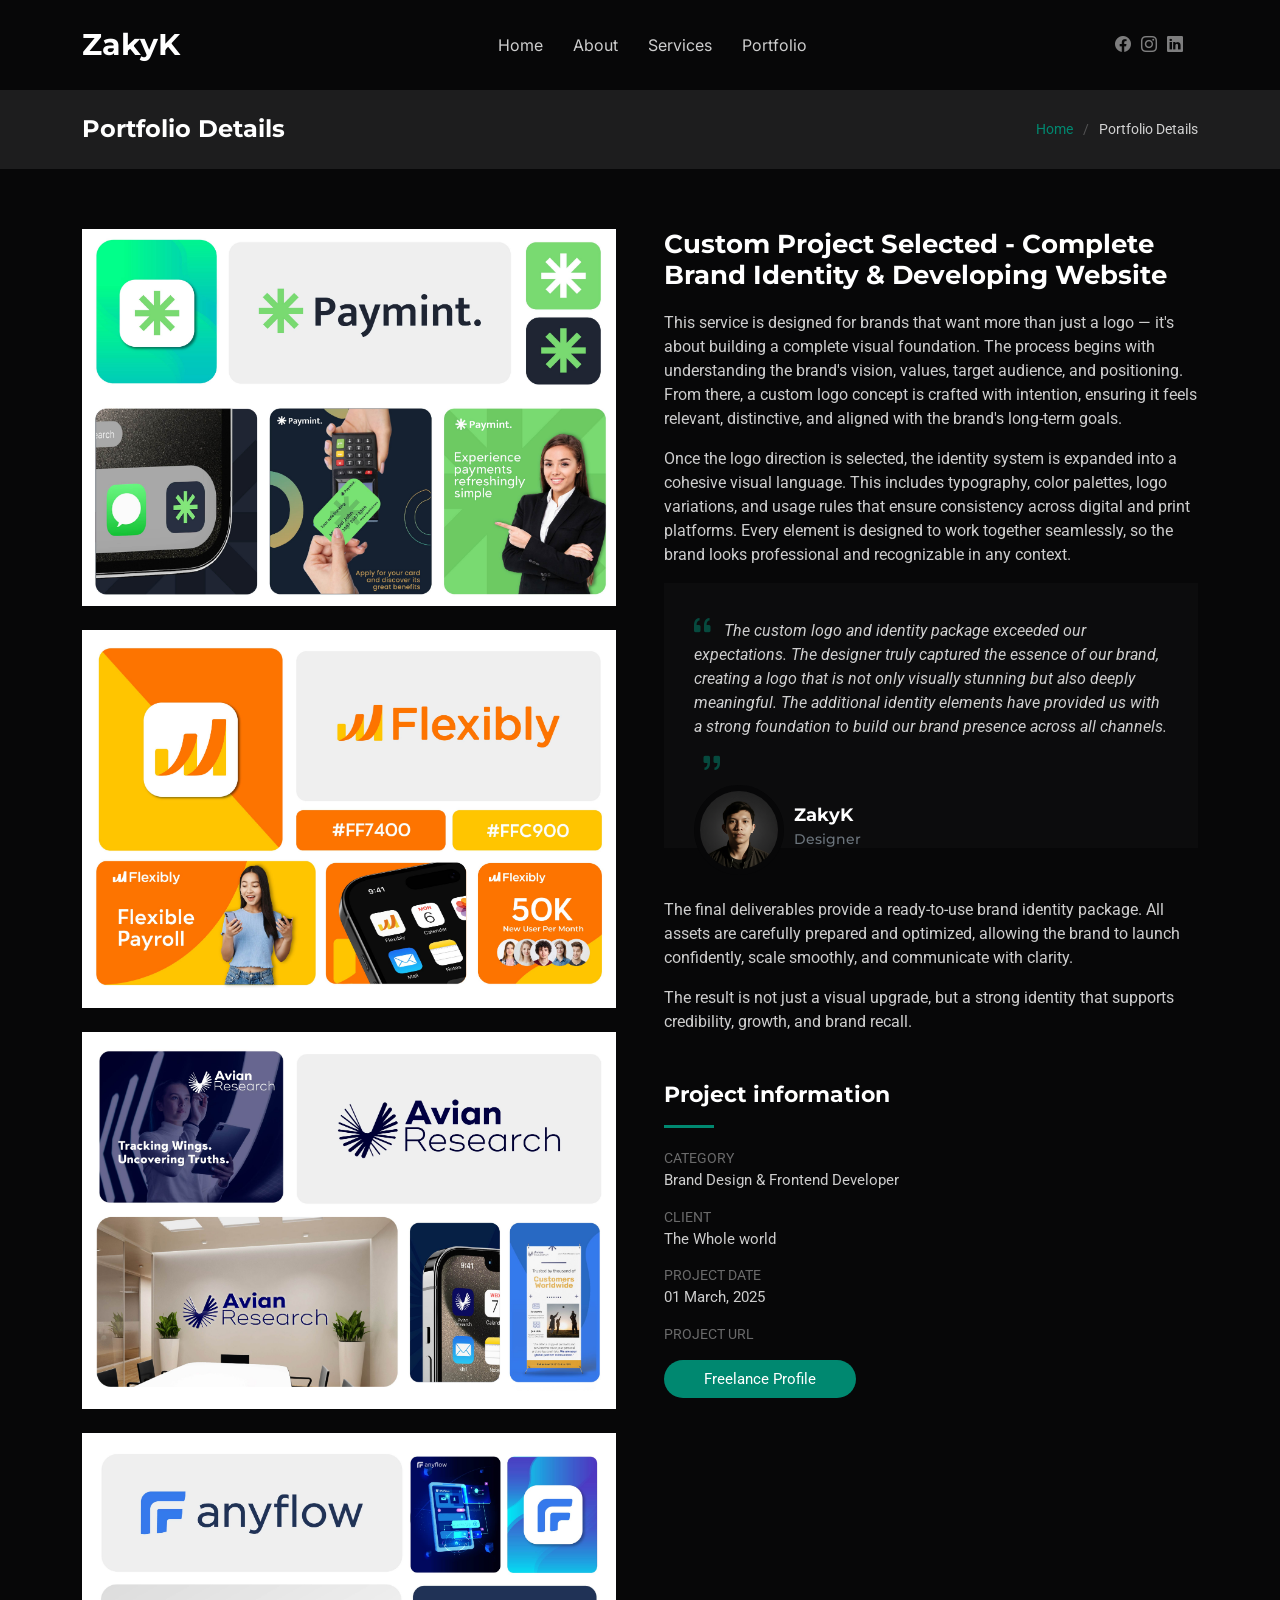
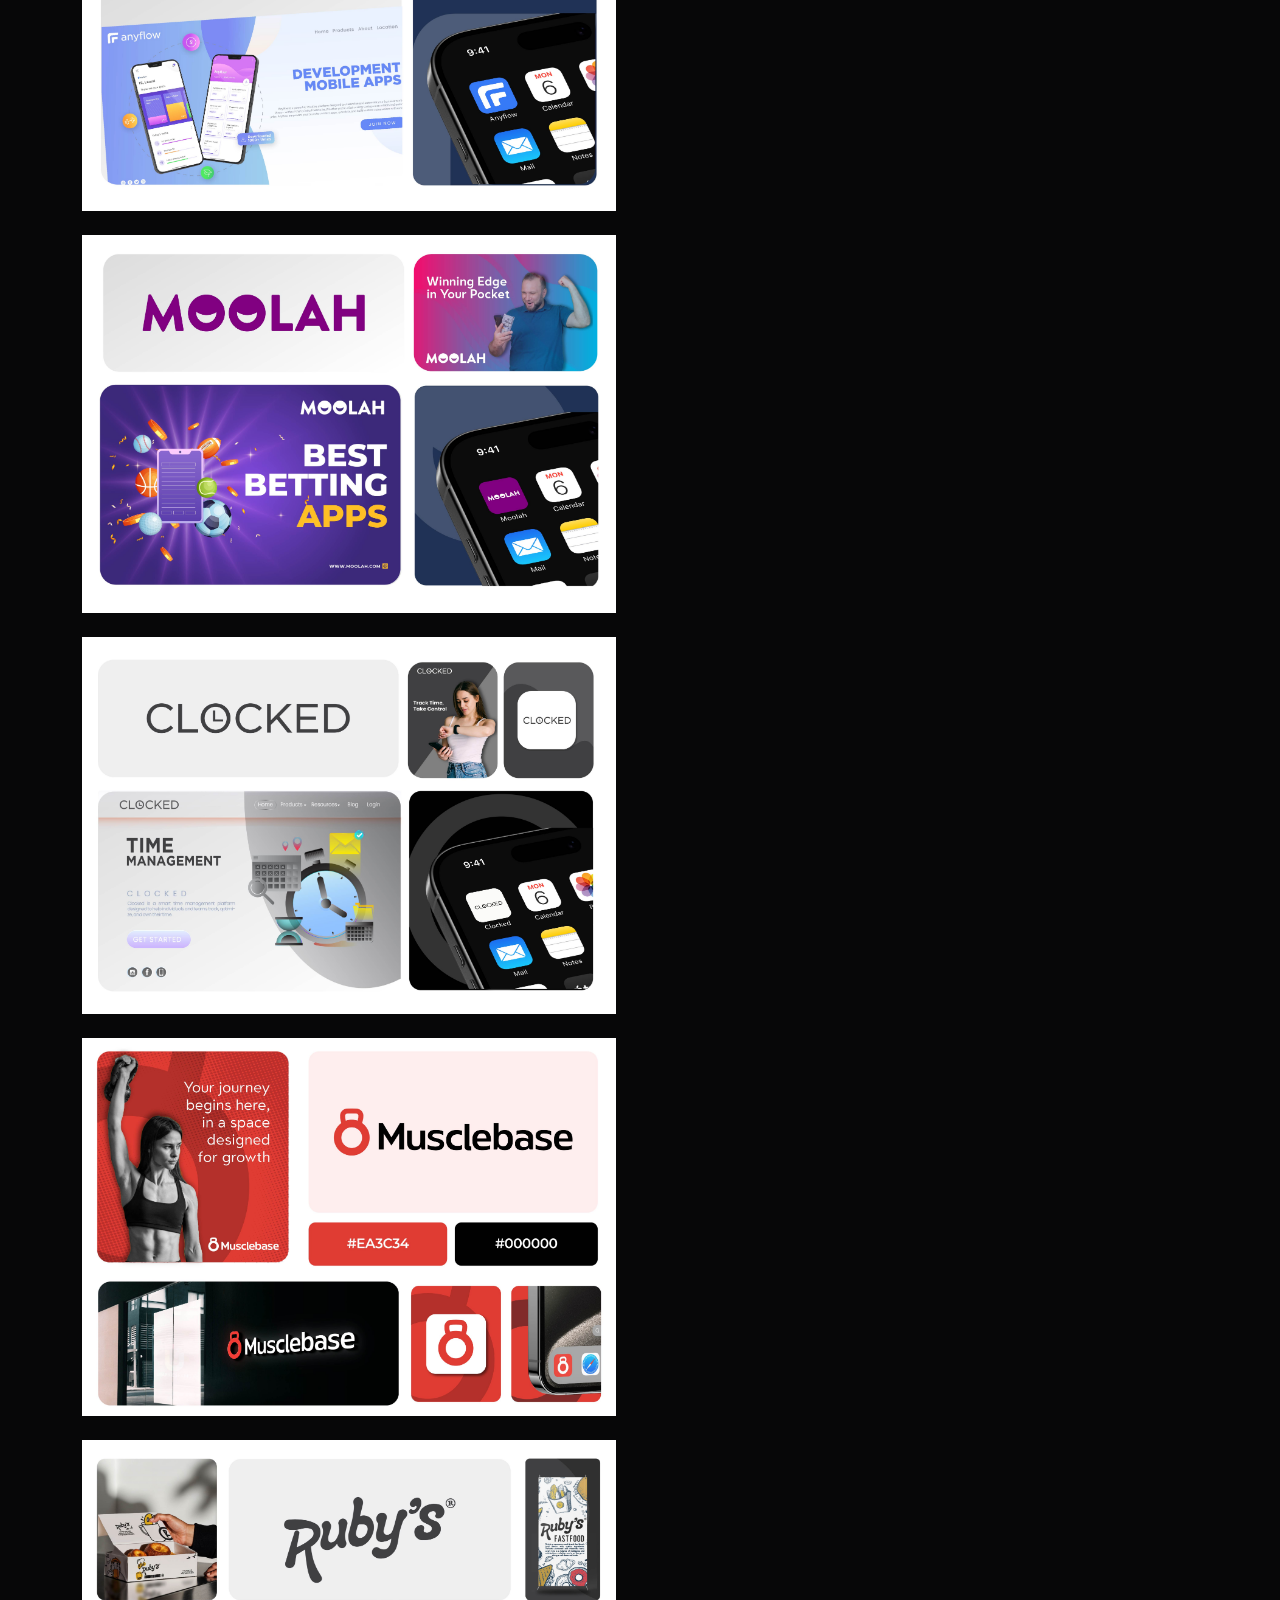
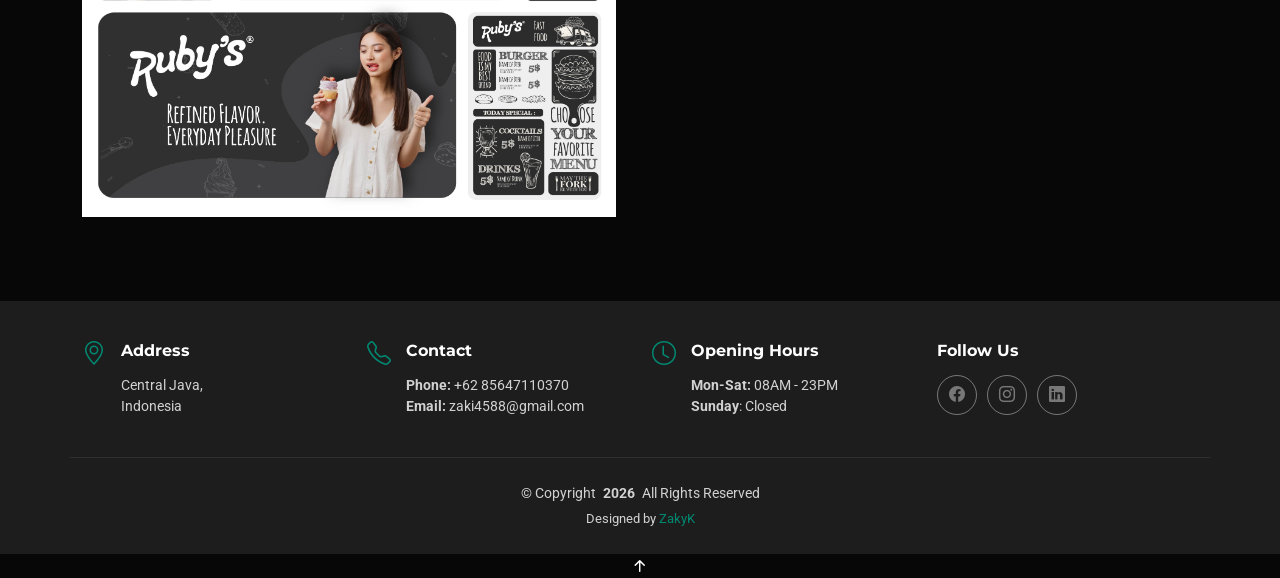
<file: portfolio-details.html>
<!DOCTYPE html>
<html lang="en">

<head>
  <meta charset="utf-8">
  <meta content="width=device-width, initial-scale=1.0" name="viewport">
  <title>ZakyK - Graphic Design & Frontend Developer</title>
  <meta name="description" content="">
  <meta name="keywords" content="">

  <!-- Favicons -->
  <link href="assets/img/favicon.png" rel="icon">
  <link href="assets/img/apple-touch-icon.png" rel="apple-touch-icon">

  <!-- Fonts -->
  <link href="https://fonts.googleapis.com" rel="preconnect">
  <link href="https://fonts.gstatic.com" rel="preconnect" crossorigin>
  <link href="https://fonts.googleapis.com/css2?family=Roboto:ital,wght@0,100;0,300;0,400;0,500;0,700;0,900;1,100;1,300;1,400;1,500;1,700;1,900&family=Montserrat:ital,wght@0,100;0,200;0,300;0,400;0,500;0,600;0,700;0,800;0,900;1,100;1,200;1,300;1,400;1,500;1,600;1,700;1,800;1,900&family=Inter:wght@100;200;300;400;500;600;700;800;900&display=swap" rel="stylesheet">

  <!-- Vendor CSS Files -->
  <link href="assets/vendor/bootstrap/css/bootstrap.min.css" rel="stylesheet">
  <link href="assets/vendor/bootstrap-icons/bootstrap-icons.css" rel="stylesheet">
  <link href="assets/vendor/aos/aos.css" rel="stylesheet">
  <link href="assets/vendor/glightbox/css/glightbox.min.css" rel="stylesheet">
  <link href="assets/vendor/swiper/swiper-bundle.min.css" rel="stylesheet">

  <!-- Main CSS File -->
  <link href="assets/css/main.css" rel="stylesheet">
</head>

<body class="portfolio-details-page">

  <header id="header" class="header d-flex align-items-center sticky-top">
    <div class="container position-relative d-flex align-items-center justify-content-between">

      <a href="index.html" class="logo d-flex align-items-center me-auto me-xl-0">
        <!-- Uncomment the line below if you also wish to use an image logo -->
        <!-- <img src="assets/img/logo.webp" alt=""> -->
        <h1 class="sitename"><strong>ZakyK</strong></h1>
      </a>

      <nav id="navmenu" class="navmenu">
        <ul>
          <li><a href="index.html">Home</a></li>
          <li><a href="index.html#about">About</a></li>
          <li><a href="index.html#services">Services</a></li>
          <li><a href="index.html#portfolio">Portfolio</a></li>
      </nav>

      <div class="header-social-links">
        <a href="https://www.facebook.com/zakyk.09" target= "_blank" class="facebook"><i class="bi bi-facebook"></i></a>
        <a href="https://www.instagram.com/zakyk09/" target= "_blank" class="instagram"><i class="bi bi-instagram"></i></a>
        <a href="https://www.linkedin.com/in/zakyk9/" target= "_blank" class="linkedin"><i class="bi bi-linkedin"></i></a>
      </div>

    </div>
  </header>

  <main class="main">

    <!-- Page Title -->
    <div class="page-title light-background">
      <div class="container d-lg-flex justify-content-between align-items-center">
        <h1 class="mb-2 mb-lg-0">Portfolio Details</h1>
        <nav class="breadcrumbs">
          <ol>
            <li><a href="index.html">Home</a></li>
            <li class="current">Portfolio Details</li>
          </ol>
        </nav>
      </div>
    </div><!-- End Page Title -->

    <!-- Portfolio Details Section -->
    <section id="portfolio-details" class="portfolio-details section">

      <div class="container" data-aos="fade-up">

        <div class="row gy-4 g-lg-5">
          <div class="col-lg-6">
            <img src="assets/img/portfolio/custom design/custom1.jpg" class="img-fluid mb-4" alt="">
            <img src="assets/img/portfolio/custom design/custom2.jpg" class="img-fluid mb-4" alt="">
            <img src="assets/img/portfolio/custom design/custom3.jpg" class="img-fluid mb-4" alt="">
            <img src="assets/img/portfolio/custom design/custom4.jpg" class="img-fluid mb-4" alt="">
            <img src="assets/img/portfolio/custom design/custom5.jpg" class="img-fluid mb-4" alt="">
            <img src="assets/img/portfolio/custom design/custom6.jpg" class="img-fluid mb-4" alt="">
            <img src="assets/img/portfolio/custom design/custom7.jpg" class="img-fluid mb-4" alt="">
            <img src="assets/img/portfolio/custom design/custom8.jpg" class="img-fluid mb-4" alt="">

            <!-- Next Portfolio Details Section -->

          </div>

          <div class="col-lg-6">

            <div class="position-sticky" style="top: 40px">
              <div class="portfolio-description">
                <h2> Custom Project Selected - Complete Brand Identity & Developing Website</h2>
                <p>
                  This service is designed for brands that want more than just a logo — it's about building a complete visual foundation. The process begins with understanding the brand's vision, values, target audience, and positioning. From there, a custom logo concept is crafted with intention, ensuring it feels relevant, distinctive, and aligned with the brand's long-term goals.
                </p>
                <p>
                  Once the logo direction is selected, the identity system is expanded into a cohesive visual language. This includes typography, color palettes, logo variations, and usage rules that ensure consistency across digital and print platforms. Every element is designed to work together seamlessly, so the brand looks professional and recognizable in any context.
                </p>

                <div class="testimonial-item">
                  <p>
                    <i class="bi bi-quote quote-icon-left"></i>
                    <span>
                      The custom logo and identity package exceeded our expectations. The designer truly captured the essence of our brand, creating a logo that is not only visually stunning but also deeply meaningful. The additional identity elements have provided us with a strong foundation to build our brand presence across all channels.
                    </span>
                    <i class="bi bi-quote quote-icon-right"></i>
                  </p>
                  <div>
                    <img src="assets/img/person/person-f-5.jpg" class="testimonial-img" alt="">
                    <h3>ZakyK</h3>
                    <h4>Designer</h4>
                  </div>
                </div>

                <p>
                  The final deliverables provide a ready-to-use brand identity package. All assets are carefully prepared and optimized, allowing the brand to launch confidently, scale smoothly, and communicate with clarity.
                </p>

                <p>
                   The result is not just a visual upgrade, but a strong identity that supports credibility, growth, and brand recall.
                </p>

              </div>

              <div class="portfolio-info mt-5">
                <h3>Project information</h3>
                <ul>
                  <li><strong>Category</strong> Brand Design & Frontend Developer</li>
                  <li><strong>Client</strong>The Whole world</li>
                  <li><strong>Project date</strong> 01 March, 2025</li>
                  <li><strong>Project URL</strong> <a href="#"></a></li>
                  <li><a href="https://www.upwork.com/freelancers/~0135365ac3c104690b" target="_blank" class="btn-visit align-self-start">Freelance Profile</a></li>
                </ul>
              </div>
            </div>

          </div>
        </div>

      </div>

    </section><!-- /Portfolio Details Section -->

  </main>

  <footer id="footer" class="footer light-background">

    <div class="container">
      <div class="row gy-3">
        <div class="col-lg-3 col-md-6 d-flex">
          <i class="bi bi-geo-alt icon"></i>
          <div class="address">
            <h4>Address</h4>
            <p>Central Java,</p>
            <p>Indonesia</p>
            <p></p>
          </div>

        </div>

        <div class="col-lg-3 col-md-6 d-flex">
          <i class="bi bi-telephone icon"></i>
          <div>
            <h4>Contact</h4>
            <p>
              <strong>Phone:</strong> <span>+62 85647110370</span><br>
              <strong>Email:</strong> <span>zaki4588@gmail.com</span><br>
            </p>
          </div>
        </div>

        <div class="col-lg-3 col-md-6 d-flex">
          <i class="bi bi-clock icon"></i>
          <div>
            <h4>Opening Hours</h4>
            <p>
              <strong>Mon-Sat:</strong> <span>08AM - 23PM</span><br>
              <strong>Sunday</strong>: <span>Closed</span>
            </p>
          </div>
        </div>

        <div class="col-lg-3 col-md-6">
          <h4>Follow Us</h4>
          <div class="social-links d-flex">
            <a href="https://www.facebook.com/zakyk.09" target= "_blank" class="facebook"><i class="bi bi-facebook"></i></a>
            <a href="https://www.instagram.com/zakyk09/" target= "_blank" class="instagram"><i class="bi bi-instagram"></i></a>
            <a href="https://www.linkedin.com/in/zakyk9/" target= "_blank" class="linkedin"><i class="bi bi-linkedin"></i></a>
          </div>
        </div>

      </div>
    </div>

    <div class="container copyright text-center mt-4">
      <p>© <span>Copyright</span> <strong class="px-1 sitename">2026</strong> <span>All Rights Reserved</span></p>
      <div class="credits">
        <!-- All the links in the footer should remain intact. -->
        <!-- You can delete the links only if you've purchased the pro version. -->
        <!-- Licensing information: https://bootstrapmade.com/license/ -->
        <!-- Purchase the pro version with working PHP/AJAX contact form: [buy-url] -->
        Designed by <a href="#">ZakyK</a>
      </div>
    </div>

  </footer>

  <!-- Scroll Top -->
  <a href="#" id="scroll-top" class="scroll-top d-flex align-items-center justify-content-center"><i class="bi bi-arrow-up-short"></i></a>

  <!-- Preloader -->
  <div id="preloader"></div>

  <!-- Vendor JS Files -->
  <script src="assets/vendor/bootstrap/js/bootstrap.bundle.min.js"></script>
  <script src="assets/vendor/php-email-form/validate.js"></script>
  <script src="assets/vendor/aos/aos.js"></script>
  <script src="assets/vendor/glightbox/js/glightbox.min.js"></script>
  <script src="assets/vendor/purecounter/purecounter_vanilla.js"></script>
  <script src="assets/vendor/swiper/swiper-bundle.min.js"></script>
  <script src="assets/vendor/imagesloaded/imagesloaded.pkgd.min.js"></script>
  <script src="assets/vendor/isotope-layout/isotope.pkgd.min.js"></script>

  <!-- Main JS File -->
  <script src="assets/js/main.js"></script>

</body>

</html>
</file>
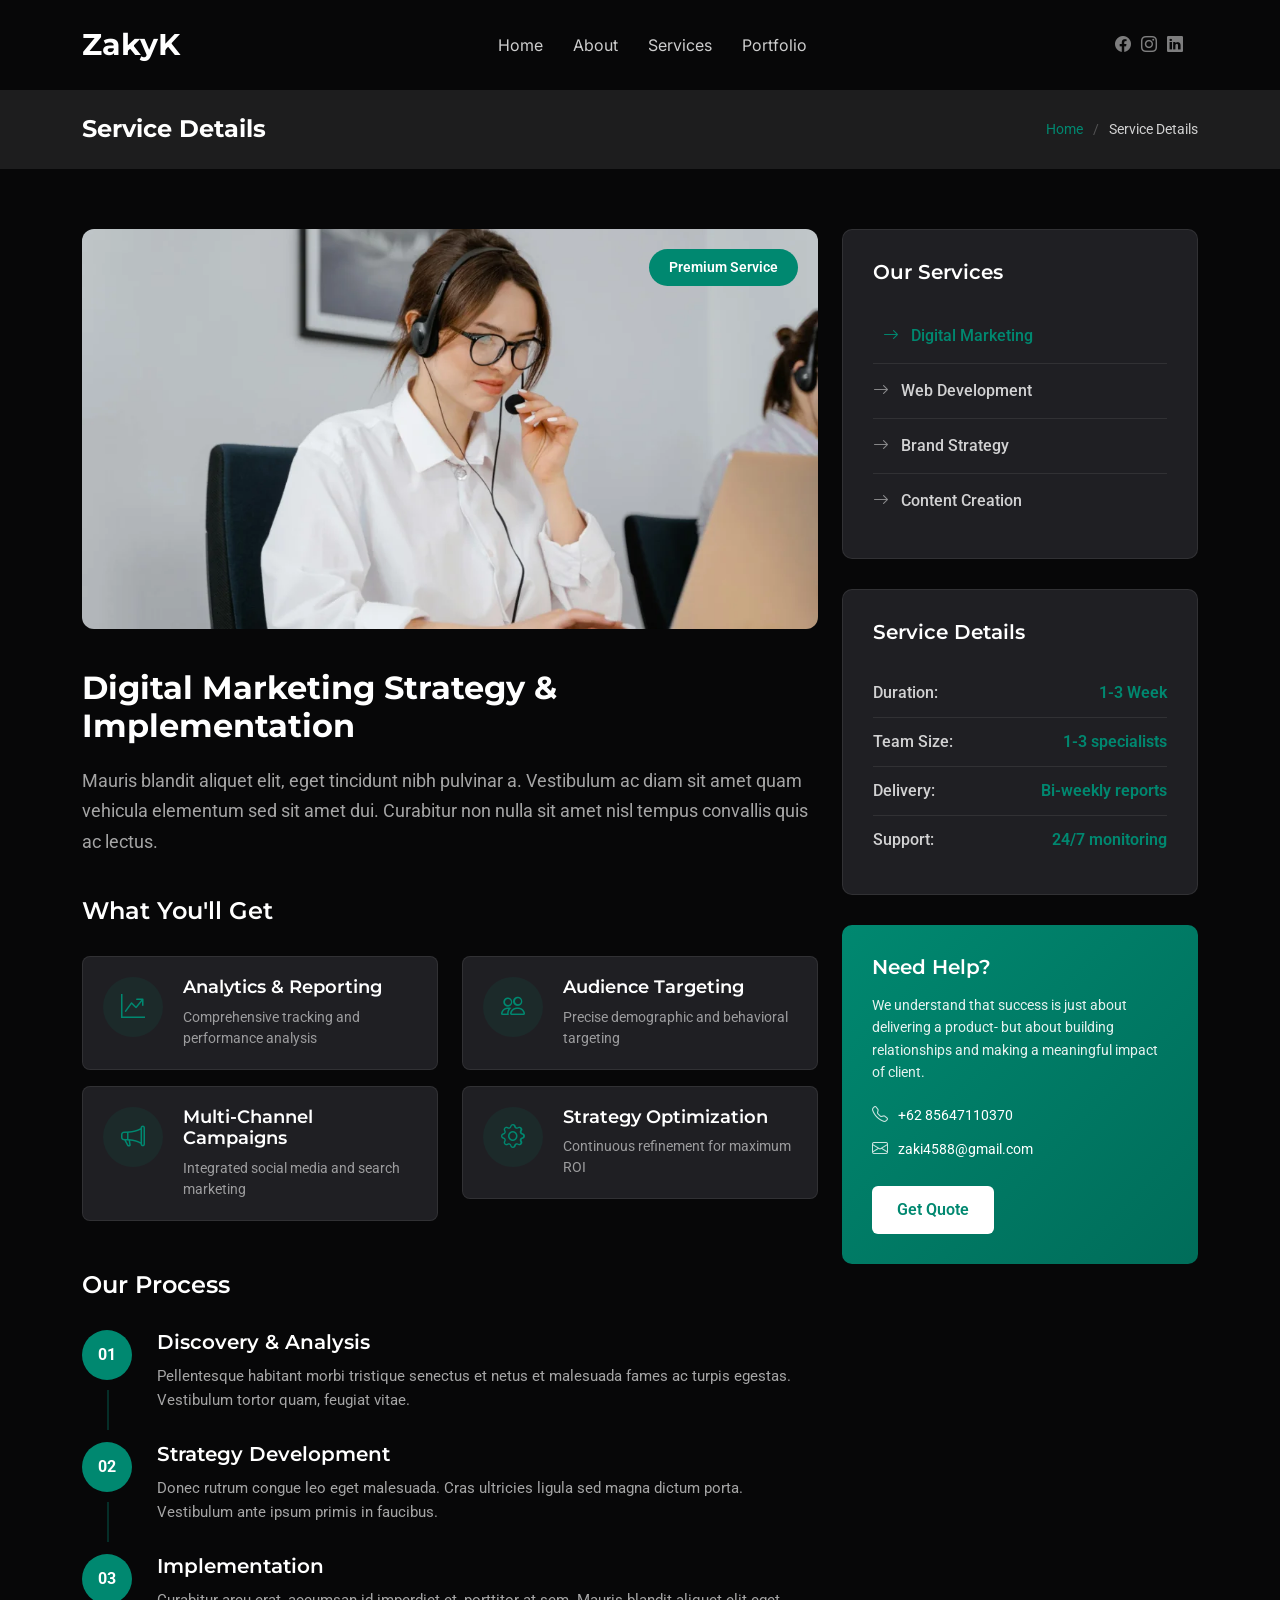
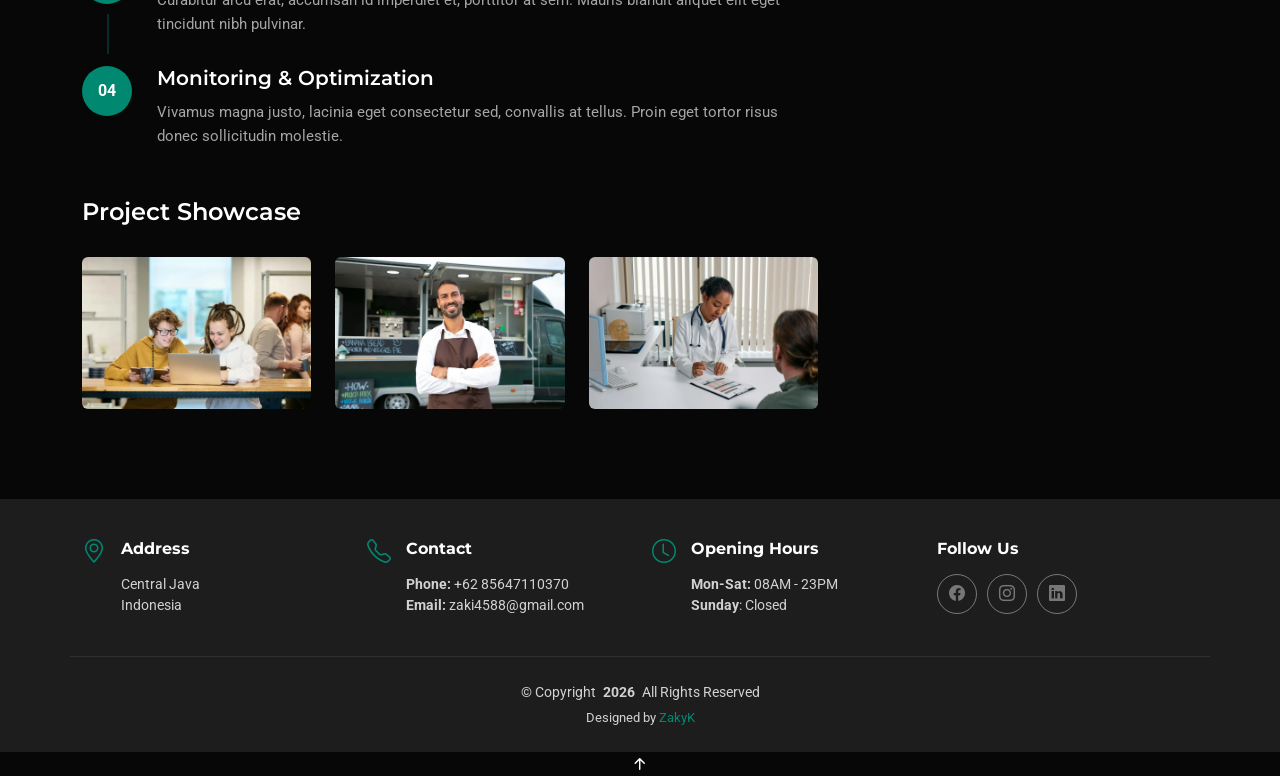
<file: service-details.html>
<!DOCTYPE html>
<html lang="en">

<head>
  <meta charset="utf-8">
  <meta content="width=device-width, initial-scale=1.0" name="viewport">
  <title>ZakyK - Graphic Design & Frontend Developer</title>
  <meta name="description" content="">
  <meta name="keywords" content="">

  <!-- Favicons -->
  <link href="assets/img/favicon.png" rel="icon">
  <link href="assets/img/apple-touch-icon.png" rel="apple-touch-icon">

  <!-- Fonts -->
  <link href="https://fonts.googleapis.com" rel="preconnect">
  <link href="https://fonts.gstatic.com" rel="preconnect" crossorigin>
  <link href="https://fonts.googleapis.com/css2?family=Roboto:ital,wght@0,100;0,300;0,400;0,500;0,700;0,900;1,100;1,300;1,400;1,500;1,700;1,900&family=Montserrat:ital,wght@0,100;0,200;0,300;0,400;0,500;0,600;0,700;0,800;0,900;1,100;1,200;1,300;1,400;1,500;1,600;1,700;1,800;1,900&family=Inter:wght@100;200;300;400;500;600;700;800;900&display=swap" rel="stylesheet">

  <!-- Vendor CSS Files -->
  <link href="assets/vendor/bootstrap/css/bootstrap.min.css" rel="stylesheet">
  <link href="assets/vendor/bootstrap-icons/bootstrap-icons.css" rel="stylesheet">
  <link href="assets/vendor/aos/aos.css" rel="stylesheet">
  <link href="assets/vendor/glightbox/css/glightbox.min.css" rel="stylesheet">
  <link href="assets/vendor/swiper/swiper-bundle.min.css" rel="stylesheet">

  <!-- Main CSS File -->
  <link href="assets/css/main.css" rel="stylesheet">
</head>

<body class="service-details-page">

  <header id="header" class="header d-flex align-items-center sticky-top">
    <div class="container position-relative d-flex align-items-center justify-content-between">

      <a href="index.html" class="logo d-flex align-items-center me-auto me-xl-0">
        <!-- Uncomment the line below if you also wish to use an image logo -->
        <!-- <img src="assets/img/logo.webp" alt=""> -->
        <h1 class="sitename"><strong>ZakyK</strong></h1>
      </a>

      <nav id="navmenu" class="navmenu">
        <ul>
          <li><a href="index.html#hero">Home</a></li>
          <li><a href="index.html#about">About</a></li>
          <li><a href="index.html#services">Services</a></li>
          <li><a href="index.html#portfolio">Portfolio</a></li>
      </nav>

      <div class="header-social-links">
        <a href="https://www.facebook.com/zakyk.09" target= "_blank" class="facebook"><i class="bi bi-facebook"></i></a>
        <a href="https://www.instagram.com/zakyk09/" target= "_blank" class="instagram"><i class="bi bi-instagram"></i></a>
        <a href="https://www.linkedin.com/in/zakyk9/" target= "_blank" class="linkedin"><i class="bi bi-linkedin"></i></a>
      </div>

    </div>
  </header>

  <main class="main">

    <!-- Page Title -->
    <div class="page-title light-background">
      <div class="container d-lg-flex justify-content-between align-items-center">
        <h1 class="mb-2 mb-lg-0">Service Details</h1>
        <nav class="breadcrumbs">
          <ol>
            <li><a href="index.html">Home</a></li>
            <li class="current">Service Details</li>
          </ol>
        </nav>
      </div>
    </div><!-- End Page Title -->

    <!-- Service Details Section -->
    <section id="service-details" class="service-details section">

      <div class="container" data-aos="fade-up" data-aos-delay="100">

        <div class="row gy-5">

          <div class="col-lg-8" data-aos="fade-up" data-aos-delay="200">
            <div class="service-hero">
              <img src="assets/img/services/services-7.webp" alt="" class="img-fluid">
              <div class="service-badge">
                <span>Premium Service</span>
              </div>
            </div>

            <div class="service-content">
              <div class="service-header">
                <h2>Digital Marketing Strategy &amp; Implementation</h2>
                <p class="service-intro">Mauris blandit aliquet elit, eget tincidunt nibh pulvinar a. Vestibulum ac diam sit amet quam vehicula elementum sed sit amet dui. Curabitur non nulla sit amet nisl tempus convallis quis ac lectus.</p>
              </div>

              <div class="service-features">
                <h4>What You'll Get</h4>
                <div class="row gy-3">
                  <div class="col-md-6">
                    <div class="feature-item">
                      <div class="feature-icon">
                        <i class="bi bi-graph-up-arrow"></i>
                      </div>
                      <div class="feature-content">
                        <h5>Analytics &amp; Reporting</h5>
                        <p>Comprehensive tracking and performance analysis</p>
                      </div>
                    </div>
                  </div>
                  <div class="col-md-6">
                    <div class="feature-item">
                      <div class="feature-icon">
                        <i class="bi bi-people"></i>
                      </div>
                      <div class="feature-content">
                        <h5>Audience Targeting</h5>
                        <p>Precise demographic and behavioral targeting</p>
                      </div>
                    </div>
                  </div>
                  <div class="col-md-6">
                    <div class="feature-item">
                      <div class="feature-icon">
                        <i class="bi bi-megaphone"></i>
                      </div>
                      <div class="feature-content">
                        <h5>Multi-Channel Campaigns</h5>
                        <p>Integrated social media and search marketing</p>
                      </div>
                    </div>
                  </div>
                  <div class="col-md-6">
                    <div class="feature-item">
                      <div class="feature-icon">
                        <i class="bi bi-gear"></i>
                      </div>
                      <div class="feature-content">
                        <h5>Strategy Optimization</h5>
                        <p>Continuous refinement for maximum ROI</p>
                      </div>
                    </div>
                  </div>
                </div>
              </div>

              <div class="service-process">
                <h4>Our Process</h4>
                <div class="process-steps">
                  <div class="process-step">
                    <div class="step-number">01</div>
                    <div class="step-content">
                      <h5>Discovery &amp; Analysis</h5>
                      <p>Pellentesque habitant morbi tristique senectus et netus et malesuada fames ac turpis egestas. Vestibulum tortor quam, feugiat vitae.</p>
                    </div>
                  </div>
                  <div class="process-step">
                    <div class="step-number">02</div>
                    <div class="step-content">
                      <h5>Strategy Development</h5>
                      <p>Donec rutrum congue leo eget malesuada. Cras ultricies ligula sed magna dictum porta. Vestibulum ante ipsum primis in faucibus.</p>
                    </div>
                  </div>
                  <div class="process-step">
                    <div class="step-number">03</div>
                    <div class="step-content">
                      <h5>Implementation</h5>
                      <p>Curabitur arcu erat, accumsan id imperdiet et, porttitor at sem. Mauris blandit aliquet elit eget tincidunt nibh pulvinar.</p>
                    </div>
                  </div>
                  <div class="process-step">
                    <div class="step-number">04</div>
                    <div class="step-content">
                      <h5>Monitoring &amp; Optimization</h5>
                      <p>Vivamus magna justo, lacinia eget consectetur sed, convallis at tellus. Proin eget tortor risus donec sollicitudin molestie.</p>
                    </div>
                  </div>
                </div>
              </div>

              <div class="service-gallery" data-aos="fade-up" data-aos-delay="300">
                <h4>Project Showcase</h4>
                <div class="row gy-3">
                  <div class="col-md-4">
                    <img src="assets/img/services/services-2.webp" alt="" class="img-fluid rounded">
                  </div>
                  <div class="col-md-4">
                    <img src="assets/img/services/services-8.webp" alt="" class="img-fluid rounded">
                  </div>
                  <div class="col-md-4">
                    <img src="assets/img/services/services-11.webp" alt="" class="img-fluid rounded">
                  </div>
                </div>
              </div>
            </div>
          </div>

          <div class="col-lg-4" data-aos="fade-up" data-aos-delay="400">
            <div class="service-sidebar">

              <div class="service-menu">
                <h4>Our Services</h4>
                <div class="menu-list">
                  <a href="#" class="menu-item active">
                    <i class="bi bi-arrow-right"></i>
                    <span>Digital Marketing</span>
                  </a>
                  <a href="#" class="menu-item">
                    <i class="bi bi-arrow-right"></i>
                    <span>Web Development</span>
                  </a>
                  <a href="#" class="menu-item">
                    <i class="bi bi-arrow-right"></i>
                    <span>Brand Strategy</span>
                  </a>
                  <a href="#" class="menu-item">
                    <i class="bi bi-arrow-right"></i>
                    <span>Content Creation</span>
                  </a>
                </div>
              </div>

              <div class="service-info">
                <h4>Service Details</h4>
                <div class="info-list">
                  <div class="info-item">
                    <span class="info-label">Duration:</span>
                    <span class="info-value">1-3 Week</span>
                  </div>
                  <div class="info-item">
                    <span class="info-label">Team Size:</span>
                    <span class="info-value">1-3 specialists</span>
                  </div>
                  <div class="info-item">
                    <span class="info-label">Delivery:</span>
                    <span class="info-value">Bi-weekly reports</span>
                  </div>
                  <div class="info-item">
                    <span class="info-label">Support:</span>
                    <span class="info-value">24/7 monitoring</span>
                  </div>
                </div>
              </div>

              <div class="contact-card">
                <div class="contact-content">
                  <h4>Need Help?</h4>
                  <p>We understand that success is just about delivering a product- but about building relationships and making a meaningful impact of client.</p>
                  <div class="contact-info">
                    <div class="contact-item">
                      <i class="bi bi-telephone"></i>
                      <span>+62 85647110370</span>
                    </div>
                    <div class="contact-item">
                      <i class="bi bi-envelope"></i>
                      <span>zaki4588@gmail.com</span>
                    </div>
                  </div>
                  <a href="starter-page.html" target="_blank" target="_blank" class="btn btn-primary">Get Quote</a>
                </div>
              </div>

            </div>
          </div>

        </div>

      </div>

    </section><!-- /Service Details Section -->

  </main>

  <footer id="footer" class="footer light-background">

    <div class="container">
      <div class="row gy-3">
        <div class="col-lg-3 col-md-6 d-flex">
          <i class="bi bi-geo-alt icon"></i>
          <div class="address">
            <h4>Address</h4>
            <p>Central Java</p>
            <p>Indonesia</p>
            <p></p>
          </div>

        </div>

        <div class="col-lg-3 col-md-6 d-flex">
          <i class="bi bi-telephone icon"></i>
          <div>
            <h4>Contact</h4>
            <p>
              <strong>Phone:</strong> <span>+62 85647110370</span><br>
              <strong>Email:</strong> <span>zaki4588@gmail.com</span><br>
            </p>
          </div>
        </div>

        <div class="col-lg-3 col-md-6 d-flex">
          <i class="bi bi-clock icon"></i>
          <div>
            <h4>Opening Hours</h4>
            <p>
              <strong>Mon-Sat:</strong> <span>08AM - 23PM</span><br>
              <strong>Sunday</strong>: <span>Closed</span>
            </p>
          </div>
        </div>

        <div class="col-lg-3 col-md-6">
          <h4>Follow Us</h4>
          <div class="social-links d-flex">
            <a href="https://www.facebook.com/zakyk.09" target= "_blank" class="facebook"><i class="bi bi-facebook"></i></a>
            <a href="https://www.instagram.com/zakyk09/" target= "_blank" class="instagram"><i class="bi bi-instagram"></i></a>
            <a href="https://www.linkedin.com/in/zakyk9/" target= "_blank" class="linkedin"><i class="bi bi-linkedin"></i></a>
          </div>
        </div>

      </div>
    </div>

    <div class="container copyright text-center mt-4">
      <p>© <span>Copyright</span> <strong class="px-1 sitename">2026</strong> <span>All Rights Reserved</span></p>
      <div class="credits">
        <!-- All the links in the footer should remain intact. -->
        <!-- You can delete the links only if you've purchased the pro version. -->
        <!-- Licensing information: https://bootstrapmade.com/license/ -->
        <!-- Purchase the pro version with working PHP/AJAX contact form: [buy-url] -->
        Designed by <a href="#">ZakyK</a>
      </div>
    </div>

  </footer>

  <!-- Scroll Top -->
  <a href="#" id="scroll-top" class="scroll-top d-flex align-items-center justify-content-center"><i class="bi bi-arrow-up-short"></i></a>

  <!-- Preloader -->
  <div id="preloader"></div>

  <!-- Vendor JS Files -->
  <script src="assets/vendor/bootstrap/js/bootstrap.bundle.min.js"></script>
  <script src="assets/vendor/php-email-form/validate.js"></script>
  <script src="assets/vendor/aos/aos.js"></script>
  <script src="assets/vendor/glightbox/js/glightbox.min.js"></script>
  <script src="assets/vendor/purecounter/purecounter_vanilla.js"></script>
  <script src="assets/vendor/swiper/swiper-bundle.min.js"></script>
  <script src="assets/vendor/imagesloaded/imagesloaded.pkgd.min.js"></script>
  <script src="assets/vendor/isotope-layout/isotope.pkgd.min.js"></script>

  <!-- Main JS File -->
  <script src="assets/js/main.js"></script>

</body>

</html>
</file>
<file: assets/css/main.css>
/**
* Template Name: Nexa
* Template URL: https://bootstrapmade.com/nexa-bootstrap-agency-template/
* Updated: Aug 19 2025 with Bootstrap v5.3.7
* Author: BootstrapMade.com
* License: https://bootstrapmade.com/license/
*/

/*--------------------------------------------------------------
# Font & Color Variables
# Help: https://bootstrapmade.com/color-system/
--------------------------------------------------------------*/
/* Fonts */
:root {
  --default-font: "Roboto",  system-ui, -apple-system, "Segoe UI", Roboto, "Helvetica Neue", Arial, "Noto Sans", "Liberation Sans", sans-serif, "Apple Color Emoji", "Segoe UI Emoji", "Segoe UI Symbol", "Noto Color Emoji";
  --heading-font: "Montserrat",  sans-serif;
  --nav-font: "Inter",  sans-serif;
}

/* Global Colors - The following color variables are used throughout the website. Updating them here will change the color scheme of the entire website */
:root { 
  --background-color: #070708; /* Background color for the entire website, including individual sections */
  --default-color: rgba(255, 255, 255, 0.8); /* Default color used for the majority of the text content across the entire website */
  --heading-color: #ffffff; /* Color for headings, subheadings and title throughout the website */
  --accent-color: #008870; /* Accent color that represents your brand on the website. It's used for buttons, links, and other elements that need to stand out */
  --surface-color: #1f1f23; /* The surface color is used as a background of boxed elements within sections, such as cards, icon boxes, or other elements that require a visual separation from the global background. */
  --contrast-color: #ffffff; /* Contrast color for text, ensuring readability against backgrounds of accent, heading, or default colors. */
}

/* Nav Menu Colors - The following color variables are used specifically for the navigation menu. They are separate from the global colors to allow for more customization options */
:root {
  --nav-color: rgba(255, 255, 255, 0.8);  /* The default color of the main navmenu links */
  --nav-hover-color: #008870; /* Applied to main navmenu links when they are hovered over or active */
  --nav-mobile-background-color: #1f1f23; /* Used as the background color for mobile navigation menu */
  --nav-dropdown-background-color: #1f1f23; /* Used as the background color for dropdown items that appear when hovering over primary navigation items */
  --nav-dropdown-color: rgba(255, 255, 255, 0.8); /* Used for navigation links of the dropdown items in the navigation menu. */
  --nav-dropdown-hover-color: #008870; /* Similar to --nav-hover-color, this color is applied to dropdown navigation links when they are hovered over. */
}

/* Color Presets - These classes override global colors when applied to any section or element, providing reuse of the sam color scheme. */

.light-background {
  --background-color: #1d1d1e;
  --surface-color: #37373e;
}

.dark-background {
  --background-color: #060606;
  --default-color: #ffffff;
  --heading-color: #ffffff;
  --surface-color: #252525;
  --contrast-color: #ffffff;
}

/* Smooth scroll */
:root {
  scroll-behavior: smooth;
}

/*--------------------------------------------------------------
# General Styling & Shared Classes
--------------------------------------------------------------*/
body {
  color: var(--default-color);
  background-color: var(--background-color);
  font-family: var(--default-font);
}

a {
  color: var(--accent-color);
  text-decoration: none;
  transition: 0.3s;
}

a:hover {
  color: color-mix(in srgb, var(--accent-color), transparent 25%);
  text-decoration: none;
}

h1,
h2,
h3,
h4,
h5,
h6 {
  color: var(--heading-color);
  font-family: var(--heading-font);
}

/* PHP Email Form Messages
------------------------------*/
.php-email-form .error-message {
  display: none;
  background: #df1529;
  color: #ffffff;
  text-align: left;
  padding: 15px;
  margin-bottom: 24px;
  font-weight: 600;
}

.php-email-form .sent-message {
  display: none;
  color: #ffffff;
  background: #059652;
  text-align: center;
  padding: 15px;
  margin-bottom: 24px;
  font-weight: 600;
}

.php-email-form .loading {
  display: none;
  background: var(--surface-color);
  text-align: center;
  padding: 15px;
  margin-bottom: 24px;
}

.php-email-form .loading:before {
  content: "";
  display: inline-block;
  border-radius: 50%;
  width: 24px;
  height: 24px;
  margin: 0 10px -6px 0;
  border: 3px solid var(--accent-color);
  border-top-color: var(--surface-color);
  animation: php-email-form-loading 1s linear infinite;
}

@keyframes php-email-form-loading {
  0% {
    transform: rotate(0deg);
  }

  100% {
    transform: rotate(360deg);
  }
}

/*--------------------------------------------------------------
# Global Header
--------------------------------------------------------------*/
.header {
  --background-color: #070708;
  color: var(--default-color);
  background-color: var(--background-color);
  padding: 15px 0;
  transition: all 0.5s;
  z-index: 997;
}

.header .logo {
  line-height: 1;
}

.header .logo img {
  max-height: 36px;
  margin-right: 8px;
}

.header .logo h1 {
  font-size: 30px;
  margin: 0;
  font-weight: 400;
  color: var(--heading-color);
}

.header .header-social-links {
  padding-right: 15px;
}

.header .header-social-links a {
  color: color-mix(in srgb, var(--default-color), transparent 40%);
  padding-left: 6px;
  display: inline-block;
  transition: 0.3s;
  font-size: 16px;
}

.header .header-social-links a:hover {
  color: var(--accent-color);
}

.header .header-social-links a i {
  line-height: 0px;
}

@media (max-width: 1200px) {
  .header .logo {
    order: 1;
  }

  .header .header-social-links {
    order: 2;
  }

  .header .navmenu {
    order: 3;
  }
}

.scrolled .header {
  backdrop-filter: blur(10px);
  -webkit-backdrop-filter: blur(10px);
  border-bottom: 1px solid color-mix(in srgb, var(--default-color), transparent 80%);
}

/* Global Header on Scroll
------------------------------*/
.scrolled .header {
  --background-color: rgba(7, 7, 8, 0.8);
}

/*--------------------------------------------------------------
# Navigation Menu
--------------------------------------------------------------*/
/* Navmenu - Desktop */
@media (min-width: 1200px) {
  .navmenu {
    padding: 0;
  }

  .navmenu ul {
    margin: 0;
    padding: 0;
    display: flex;
    list-style: none;
    align-items: center;
  }

  .navmenu li {
    position: relative;
  }

  .navmenu a,
  .navmenu a:focus {
    color: var(--nav-color);
    padding: 18px 15px;
    font-size: 16px;
    font-family: var(--nav-font);
    font-weight: 400;
    display: flex;
    align-items: center;
    justify-content: space-between;
    white-space: nowrap;
    transition: 0.3s;
  }

  .navmenu a i,
  .navmenu a:focus i {
    font-size: 12px;
    line-height: 0;
    margin-left: 5px;
    transition: 0.3s;
  }

  .navmenu li:last-child a {
    padding-right: 0;
  }

  .navmenu li:hover>a,
  .navmenu .active,
  .navmenu .active:focus {
    color: var(--nav-hover-color);
  }

  .navmenu .dropdown ul {
    margin: 0;
    padding: 10px 0;
    background: var(--nav-dropdown-background-color);
    display: block;
    position: absolute;
    visibility: hidden;
    left: 14px;
    top: 130%;
    opacity: 0;
    transition: 0.3s;
    border-radius: 4px;
    z-index: 99;
    box-shadow: 0px 0px 30px rgba(0, 0, 0, 0.1);
  }

  .navmenu .dropdown ul li {
    min-width: 200px;
  }

  .navmenu .dropdown ul a {
    padding: 10px 20px;
    font-size: 15px;
    text-transform: none;
    color: var(--nav-dropdown-color);
  }

  .navmenu .dropdown ul a i {
    font-size: 12px;
  }

  .navmenu .dropdown ul a:hover,
  .navmenu .dropdown ul .active:hover,
  .navmenu .dropdown ul li:hover>a {
    color: var(--nav-dropdown-hover-color);
  }

  .navmenu .dropdown:hover>ul {
    opacity: 1;
    top: 100%;
    visibility: visible;
  }

  .navmenu .dropdown .dropdown ul {
    top: 0;
    left: -90%;
    visibility: hidden;
  }

  .navmenu .dropdown .dropdown:hover>ul {
    opacity: 1;
    top: 0;
    left: -100%;
    visibility: visible;
  }
}

/* Navmenu - Mobile */
@media (max-width: 1199px) {
  .mobile-nav-toggle {
    color: var(--nav-color);
    font-size: 28px;
    line-height: 0;
    margin-right: 10px;
    cursor: pointer;
    transition: color 0.3s;
  }

  .navmenu {
    padding: 0;
    z-index: 9997;
  }

  .navmenu ul {
    display: none;
    list-style: none;
    position: absolute;
    inset: 60px 20px 20px 20px;
    padding: 10px 0;
    margin: 0;
    border-radius: 6px;
    background-color: var(--nav-mobile-background-color);
    overflow-y: auto;
    transition: 0.3s;
    z-index: 9998;
    box-shadow: 0px 0px 30px rgba(0, 0, 0, 0.1);
  }

  .navmenu a,
  .navmenu a:focus {
    color: var(--nav-dropdown-color);
    padding: 10px 20px;
    font-family: var(--nav-font);
    font-size: 17px;
    font-weight: 500;
    display: flex;
    align-items: center;
    justify-content: space-between;
    white-space: nowrap;
    transition: 0.3s;
  }

  .navmenu a i,
  .navmenu a:focus i {
    font-size: 12px;
    line-height: 0;
    margin-left: 5px;
    width: 30px;
    height: 30px;
    display: flex;
    align-items: center;
    justify-content: center;
    border-radius: 50%;
    transition: 0.3s;
    background-color: color-mix(in srgb, var(--accent-color), transparent 90%);
  }

  .navmenu a i:hover,
  .navmenu a:focus i:hover {
    background-color: var(--accent-color);
    color: var(--contrast-color);
  }

  .navmenu a:hover,
  .navmenu .active,
  .navmenu .active:focus {
    color: var(--nav-dropdown-hover-color);
  }

  .navmenu .active i,
  .navmenu .active:focus i {
    background-color: var(--accent-color);
    color: var(--contrast-color);
    transform: rotate(180deg);
  }

  .navmenu .dropdown ul {
    position: static;
    display: none;
    z-index: 99;
    padding: 10px 0;
    margin: 10px 20px;
    background-color: var(--nav-dropdown-background-color);
    border: 1px solid color-mix(in srgb, var(--default-color), transparent 90%);
    box-shadow: none;
    transition: all 0.5s ease-in-out;
  }

  .navmenu .dropdown ul ul {
    background-color: rgba(33, 37, 41, 0.1);
  }

  .navmenu .dropdown>.dropdown-active {
    display: block;
    background-color: rgba(33, 37, 41, 0.03);
  }

  .mobile-nav-active {
    overflow: hidden;
  }

  .mobile-nav-active .mobile-nav-toggle {
    color: #fff;
    position: absolute;
    font-size: 32px;
    top: 15px;
    right: 15px;
    margin-right: 0;
    z-index: 9999;
  }

  .mobile-nav-active .navmenu {
    position: fixed;
    overflow: hidden;
    inset: 0;
    background: rgba(33, 37, 41, 0.8);
    transition: 0.3s;
  }

  .mobile-nav-active .navmenu>ul {
    display: block;
  }
}

/*--------------------------------------------------------------
# Global Footer
--------------------------------------------------------------*/
.footer {
  color: var(--default-color);
  background-color: var(--background-color);
  font-size: 14px;
  padding: 40px 0 0 0;
  position: relative;
}

.footer .icon {
  color: var(--accent-color);
  margin-right: 15px;
  font-size: 24px;
  line-height: 0;
}

.footer h4 {
  font-size: 16px;
  font-weight: 700;
  margin-bottom: 15px;
}

.footer .address p {
  margin-bottom: 0px;
}

.footer .social-links a {
  display: flex;
  align-items: center;
  justify-content: center;
  width: 40px;
  height: 40px;
  border-radius: 50%;
  border: 1px solid color-mix(in srgb, var(--default-color), transparent 50%);
  font-size: 16px;
  color: color-mix(in srgb, var(--default-color), transparent 50%);
  margin-right: 10px;
  transition: 0.3s;
}

.footer .social-links a:hover {
  color: var(--accent-color);
  border-color: var(--accent-color);
}

.footer .copyright {
  padding: 25px 0;
  border-top: 1px solid color-mix(in srgb, var(--default-color), transparent 90%);
}

.footer .copyright p {
  margin-bottom: 0;
}

.footer .credits {
  margin-top: 5px;
  font-size: 13px;
}

/*--------------------------------------------------------------
# Preloader
--------------------------------------------------------------*/
#preloader {
  position: fixed;
  inset: 0;
  z-index: 999999;
  overflow: hidden;
  background: var(--background-color);
  transition: all 0.6s ease-out;
}

#preloader:before {
  content: "";
  position: fixed;
  top: calc(50% - 30px);
  left: calc(50% - 30px);
  border: 6px solid #ffffff;
  border-color: var(--accent-color) transparent var(--accent-color) transparent;
  border-radius: 50%;
  width: 60px;
  height: 60px;
  animation: animate-preloader 1.5s linear infinite;
}

@keyframes animate-preloader {
  0% {
    transform: rotate(0deg);
  }

  100% {
    transform: rotate(360deg);
  }
}

/*--------------------------------------------------------------

/* Styling Tombol Melayang WhatsApp */
.whatsapp-float {
  position: fixed;
  width: 60px;
  height: 60px;
  bottom: 25px;
  right: 25px;
  background-color: #25d366;
  color: #ffffff;
  border-radius: 50%;
  text-align: center;
  font-size: 32px;
  box-shadow: 2px 4px 12px rgba(0, 0, 0, 0.25);
  z-index: 9999;
  display: flex;
  align-items: center;
  justify-content: center;
  text-decoration: none;
  transition: all 0.3s ease;
}

/* Efek saat kursor diarahkan ke tombol */
.whatsapp-float:hover {
  background-color: #20ba5a;
  color: #ffffff;
  transform: scale(1.1);
  box-shadow: 2px 6px 16px rgba(0, 0, 0, 0.35);
}

# Scroll Top Button
--------------------------------------------------------------*/
.scroll-top {
  position: fixed;
  visibility: hidden;
  opacity: 0;
  right: 15px;
  bottom: -15px;
  z-index: 99999;
  background-color: var(--accent-color);
  width: 44px;
  height: 44px;
  border-radius: 50px;
  transition: all 0.4s;
}

.scroll-top i {
  font-size: 24px;
  color: var(--contrast-color);
  line-height: 0;
}

.scroll-top:hover {
  background-color: color-mix(in srgb, var(--accent-color), transparent 20%);
  color: var(--contrast-color);
}

.scroll-top.active {
  visibility: visible;
  opacity: 1;
  bottom: 15px;
}

/*--------------------------------------------------------------
# Disable aos animation delay on mobile devices
--------------------------------------------------------------*/
@media screen and (max-width: 768px) {
  [data-aos-delay] {
    transition-delay: 0 !important;
  }
}

/*--------------------------------------------------------------
# Global Page Titles & Breadcrumbs
--------------------------------------------------------------*/
.page-title {
  color: var(--default-color);
  background-color: var(--background-color);
  padding: 25px 0;
  position: relative;
}

.page-title h1 {
  font-size: 24px;
  font-weight: 700;
}

.page-title .breadcrumbs ol {
  display: flex;
  flex-wrap: wrap;
  list-style: none;
  padding: 0;
  margin: 0;
  font-size: 14px;
  font-weight: 400;
}

.page-title .breadcrumbs ol li+li {
  padding-left: 10px;
}

.page-title .breadcrumbs ol li+li::before {
  content: "/";
  display: inline-block;
  padding-right: 10px;
  color: color-mix(in srgb, var(--default-color), transparent 70%);
}

/*--------------------------------------------------------------
# Global Sections
--------------------------------------------------------------*/
section,
.section {
  color: var(--default-color);
  background-color: var(--background-color);
  padding: 60px 0;
  scroll-margin-top: 90px;
  overflow: clip;
}

@media (max-width: 1199px) {

  section,
  .section {
    scroll-margin-top: 66px;
  }
}

/*--------------------------------------------------------------
# Global Section Titles
--------------------------------------------------------------*/
.section-title {
  text-align: center;
  padding: 30px 0;
  margin-bottom: 30px;
  position: relative;
}

.section-title h2 {
  font-size: 32px;
  font-weight: 700;
  text-transform: uppercase;
  margin-bottom: 20px;
  padding-bottom: 0;
  position: relative;
  z-index: 2;
}

.section-title span {
  position: absolute;
  top: 4px;
  color: color-mix(in srgb, var(--heading-color), transparent 95%);
  left: 0;
  right: 0;
  z-index: 1;
  font-weight: 700;
  font-size: 52px;
  text-transform: uppercase;
  line-height: 1;
}

.section-title p {
  margin-bottom: 0;
  position: relative;
  z-index: 2;
}

@media (max-width: 575px) {
  .section-title h2 {
    font-size: 28px;
    margin-bottom: 15px;
  }

  .section-title span {
    font-size: 38px;
  }
}

/*--------------------------------------------------------------
# Hero Section
--------------------------------------------------------------*/
.hero {
  position: relative;
  min-height: 100vh;
  display: flex;
  align-items: center;
  padding: 80px;
  overflow: hidden;
}

.hero .hero-background {
  position: absolute;
  top: 0;
  left: 0;
  width: 100%;
  height: 100%;
  background: linear-gradient(135deg, color-mix(in srgb, var(--accent-color), transparent 95%) 0%, color-mix(in srgb, var(--heading-color), transparent 97%) 100%);
  z-index: -2;
}

.hero .hero-background::before {
  content: "";
  position: absolute;
  top: 0;
  left: 0;
  width: 100%;
  height: 100%;
  background-image: url("../img/bg/abstract-bg-3.webp");
  background-size: cover;
  background-position: center;
  opacity: 0.1;
  z-index: -1;
}

.hero .hero-overlay {
  position: absolute;
  top: 0;
  left: 0;
  width: 100%;
  height: 100%;
  background: radial-gradient(circle at 30% 20%, color-mix(in srgb, var(--accent-color), transparent 90%) 0%, transparent 50%);
  z-index: -1;
}

.hero .hero-content {
  margin-bottom: 4rem;
}

.hero .hero-content h1 {
  font-size: 4rem;
  font-weight: 800;
  margin-bottom: 2rem;
  line-height: 1.1;
  color: var(--heading-color);
  letter-spacing: -0.02em;
}

@media (max-width: 992px) {
  .hero .hero-content h1 {
    font-size: 3rem;
  }
}

@media (max-width: 768px) {
  .hero .hero-content h1 {
    font-size: 2.5rem;
  }
}

@media (max-width: 576px) {
  .hero .hero-content h1 {
    font-size: 2rem;
  }
}

.hero .hero-content p {
  font-size: 1.25rem;
  margin-bottom: 2.5rem;
  color: color-mix(in srgb, var(--default-color), transparent 20%);
  line-height: 1.6;
  max-width: 600px;
  margin-left: auto;
  margin-right: auto;
}

@media (max-width: 768px) {
  .hero .hero-content p {
    font-size: 1.1rem;
  }
}

.hero .hero-content .hero-btns {
  display: flex;
  gap: 1.5rem;
  justify-content: center;
  align-items: center;
}

@media (max-width: 576px) {
  .hero .hero-content .hero-btns {
    flex-direction: column;
    gap: 1rem;
  }
}

.hero .hero-content .hero-btns .btn {
  padding: 15px 35px;
  font-weight: 600;
  border-radius: 50px;
  transition: all 0.3s ease;
  font-size: 1rem;
  text-transform: uppercase;
  letter-spacing: 0.5px;
}

@media (max-width: 576px) {
  .hero .hero-content .hero-btns .btn {
    width: 100%;
    max-width: 280px;
  }
}

.hero .hero-content .hero-btns .btn-primary {
  background-color: var(--accent-color);
  border-color: var(--accent-color);
  color: var(--contrast-color);
  box-shadow: 0 8px 25px color-mix(in srgb, var(--accent-color), transparent 70%);
}

.hero .hero-content .hero-btns .btn-primary:hover {
  background-color: color-mix(in srgb, var(--accent-color), #000 15%);
  border-color: color-mix(in srgb, var(--accent-color), #000 15%);
  transform: translateY(-2px);
  box-shadow: 0 12px 35px color-mix(in srgb, var(--accent-color), transparent 60%);
}

.hero .hero-content .hero-btns .btn-outline {
  background-color: transparent;
  border: 2px solid var(--default-color);
  color: var(--default-color);
  display: flex;
  align-items: center;
  gap: 0.5rem;
}

.hero .hero-content .hero-btns .btn-outline i {
  font-size: 1.2rem;
}

.hero .hero-content .hero-btns .btn-outline:hover {
  transform: translateY(-2px);
}

.hero .hero-image-container {
  margin-bottom: 4rem;
  position: relative;
}

.hero .hero-image-container .hero-image {
  position: relative;
  border-radius: 25px;
  overflow: hidden;
  box-shadow: 0 25px 60px color-mix(in srgb, var(--default-color), transparent 85%);
}

.hero .hero-image-container .hero-image img {
  width: 100%;
  height: auto;
  border-radius: 25px;
  transition: transform 0.6s ease;
}

.hero .hero-image-container .hero-image img:hover {
  transform: scale(1.05);
}

.hero .hero-image-container .hero-image .image-decoration {
  position: absolute;
  top: -20px;
  right: -20px;
  width: 80px;
  height: 80px;
  background: linear-gradient(45deg, var(--accent-color), color-mix(in srgb, var(--accent-color), #fff 30%));
  border-radius: 50%;
  opacity: 0.8;
  z-index: 1;
}

.hero .hero-image-container .hero-image .image-decoration::before {
  content: "";
  position: absolute;
  top: 50%;
  left: 50%;
  transform: translate(-50%, -50%);
  width: 40px;
  height: 40px;
  border: 3px solid var(--contrast-color);
  border-radius: 50%;
}

@media (max-width: 768px) {
  .hero .hero-image-container .hero-image .image-decoration {
    width: 60px;
    height: 60px;
    top: -15px;
    right: -15px;
  }

  .hero .hero-image-container .hero-image .image-decoration::before {
    width: 30px;
    height: 30px;
  }
}

.hero .hero-stats {
  display: grid;
  grid-template-columns: repeat(auto-fit, minmax(200px, 1fr));
  gap: 2rem;
  text-align: center;
}

@media (max-width: 768px) {
  .hero .hero-stats {
    grid-template-columns: repeat(2, 1fr);
    gap: 1.5rem;
  }
}

@media (max-width: 576px) {
  .hero .hero-stats {
    grid-template-columns: 1fr;
  }
}

.hero .hero-stats .stat-item {
  padding: 2rem 1rem;
  background-color: var(--surface-color);
  border-radius: 15px;
  box-shadow: 0 10px 30px color-mix(in srgb, var(--default-color), transparent 90%);
  transition: all 0.3s ease;
  border: 1px solid color-mix(in srgb, var(--default-color), transparent 90%);
}

.hero .hero-stats .stat-item:hover {
  transform: translateY(-5px);
  box-shadow: 0 20px 45px color-mix(in srgb, var(--default-color), transparent 85%);
}

.hero .hero-stats .stat-item .stat-icon {
  width: 60px;
  height: 60px;
  background: linear-gradient(135deg, var(--accent-color), color-mix(in srgb, var(--accent-color), #fff 20%));
  border-radius: 50%;
  display: flex;
  align-items: center;
  justify-content: center;
  margin: 0 auto 1rem;
}

.hero .hero-stats .stat-item .stat-icon i {
  font-size: 1.5rem;
  color: var(--contrast-color);
}

.hero .hero-stats .stat-item h3 {
  font-size: 2.5rem;
  font-weight: 800;
  color: var(--heading-color);
  margin-bottom: 0.5rem;
  line-height: 1;
}

@media (max-width: 768px) {
  .hero .hero-stats .stat-item h3 {
    font-size: 2rem;
  }
}

.hero .hero-stats .stat-item p {
  font-size: 0.95rem;
  margin-bottom: 0;
  color: color-mix(in srgb, var(--default-color), transparent 30%);
  font-weight: 500;
}

@media (max-width: 992px) {
  .hero {
    padding: 100px 0 60px;
    min-height: auto;
  }

  .hero .hero-content {
    margin-bottom: 3rem;
  }

  .hero .hero-content h1 {
    margin-bottom: 1.5rem;
  }

  .hero .hero-content p {
    margin-bottom: 2rem;
  }

  .hero .hero-image-container {
    margin-bottom: 3rem;
  }
}

/*--------------------------------------------------------------
# About Section
--------------------------------------------------------------*/
.about .image-wrapper {
  position: relative;
}

.about .image-wrapper .image-box {
  position: relative;
  border-radius: 20px;
  overflow: hidden;
  box-shadow: 0 15px 35px rgba(0, 0, 0, 0.1);
}

.about .image-wrapper .image-box img {
  transition: 0.5s transform;
}

.about .image-wrapper .image-box:hover img {
  transform: scale(1.05);
}

.about .image-wrapper .experience-box {
  position: absolute;
  bottom: -30px;
  right: 30px;
  background-color: var(--accent-color);
  color: var(--contrast-color);
  padding: 25px;
  border-radius: 15px;
  text-align: center;
  box-shadow: 0 10px 30px color-mix(in srgb, var(--accent-color), transparent 70%);
}

.about .image-wrapper .experience-box .years {
  font-size: 2.5rem;
  font-weight: 700;
  line-height: 1;
  font-family: var(--heading-font);
}

.about .image-wrapper .experience-box .text {
  font-size: 0.9rem;
  margin-top: 5px;
  line-height: 1.2;
}

.about .content {
  padding-left: 2rem;
}

@media (max-width: 991.98px) {
  .about .content {
    padding-left: 0;
    margin-top: 10px;
  }
}

.about .content .section-header {
  margin-bottom: 2rem;
}

.about .content .section-header .subtitle {
  display: inline-block;
  background-color: color-mix(in srgb, var(--accent-color), transparent 90%);
  color: var(--accent-color);
  padding: 5px 15px;
  border-radius: 50px;
  font-size: 0.9rem;
  margin-bottom: 1rem;
}

.about .content .section-header h2 {
  font-size: 2.5rem;
  margin-bottom: 0;
  font-weight: 700;
}

@media (max-width: 767.98px) {
  .about .content .section-header h2 {
    font-size: 2rem;
  }
}

.about .content .highlight-text {
  font-size: 1.1rem;
  color: color-mix(in srgb, var(--heading-color), transparent 20%);
  margin-bottom: 2rem;
  font-weight: 500;
}

.about .content .features-list {
  margin-bottom: 2.5rem;
}

.about .content .features-list .feature-item {
  display: flex;
  gap: 1.5rem;
  margin-bottom: 2rem;
}

.about .content .features-list .feature-item:last-child {
  margin-bottom: 0;
}

.about .content .features-list .feature-item .icon-box {
  flex-shrink: 0;
  width: 50px;
  height: 50px;
  border-radius: 12px;
  background-color: color-mix(in srgb, var(--accent-color), transparent 92%);
  color: var(--accent-color);
  display: flex;
  align-items: center;
  justify-content: center;
  font-size: 1.5rem;
  transition: 0.3s;
}

.about .content .features-list .feature-item .icon-box:hover {
  background-color: var(--accent-color);
  color: var(--contrast-color);
  transform: translateY(-5px);
}

.about .content .features-list .feature-item .text h4 {
  font-size: 1.2rem;
  margin-bottom: 0.5rem;
  font-weight: 600;
}

.about .content .features-list .feature-item .text p {
  margin-bottom: 0;
  color: color-mix(in srgb, var(--default-color), transparent 20%);
}

.about .content .cta-buttons {
  display: flex;
  gap: 1rem;
  flex-wrap: wrap;
}

.about .content .cta-buttons .btn-get-started {
  background-color: var(--accent-color);
  color: var(--contrast-color);
  padding: 12px 32px;
  border-radius: 50px;
  font-weight: 500;
  transition: 0.3s;
  display: grid;
  place-items: center;
}

.about .content .cta-buttons .btn-get-started:hover {
  background-color: color-mix(in srgb, var(--accent-color), transparent 20%);
  transform: translateY(-3px);
}

.about .content .cta-buttons .btn-learn-more {
  background-color: transparent;
  color: var(--accent-color);
  padding: 12px 32px;
  border-radius: 50px;
  font-weight: 500;
  border: 2px solid color-mix(in srgb, var(--accent-color), transparent 80%);
  transition: 0.3s;
}

.about .content .cta-buttons .btn-learn-more:hover {
  border-color: var(--accent-color);
  background-color: color-mix(in srgb, var(--accent-color), transparent 95%);
  transform: translateY(-3px);
}

/*--------------------------------------------------------------
# Services Section
--------------------------------------------------------------*/
.services .services-container {
  margin-bottom: 60px;
}

.services .services-container .service-item {
  display: flex;
  background-color: var(--surface-color);
  border-radius: 16px;
  overflow: hidden;
  position: relative;
  box-shadow: 0 10px 30px color-mix(in srgb, var(--accent-color), transparent 92%);
  transition: all 0.4s ease;
  height: 100%;
}

.services .services-container .service-item:hover {
  transform: translateY(-8px);
  box-shadow: 0 15px 40px color-mix(in srgb, var(--accent-color), transparent 85%);
}

.services .services-container .service-item:hover .service-icon {
  background-color: var(--accent-color);
  color: var(--contrast-color);
}

.services .services-container .service-item:hover .service-link {
  color: var(--accent-color);
}

.services .services-container .service-item:hover .service-link i {
  transform: translateX(5px);
}

.services .services-container .service-item .service-icon {
  flex: 0 0 90px;
  display: flex;
  align-items: center;
  justify-content: center;
  background-color: color-mix(in srgb, var(--accent-color), transparent 90%);
  color: var(--accent-color);
  font-size: 2rem;
  transition: all 0.3s ease;
}

.services .services-container .service-item .service-content {
  padding: 30px;
  position: relative;
}

.services .services-container .service-item .service-number {
  position: absolute;
  top: 20px;
  right: 20px;
  font-size: 4rem;
  font-weight: 800;
  color: color-mix(in srgb, var(--heading-color), transparent 90%);
  line-height: 1;
  opacity: 0.5;
  z-index: 1;
}

.services .services-container .service-item .service-title {
  font-size: 1.4rem;
  font-weight: 700;
  margin-bottom: 15px;
  color: var(--heading-color);
  position: relative;
  z-index: 2;
}

.services .services-container .service-item .service-text {
  font-size: 0.95rem;
  line-height: 1.7;
  margin-bottom: 20px;
  color: color-mix(in srgb, var(--default-color), transparent 20%);
  position: relative;
  z-index: 2;
}

.services .services-container .service-item .service-link {
  display: inline-flex;
  align-items: center;
  gap: 8px;
  font-weight: 600;
  font-size: 0.9rem;
  color: color-mix(in srgb, var(--accent-color), transparent 20%);
  transition: all 0.3s ease;
  position: relative;
  z-index: 2;
}

.services .services-container .service-item .service-link i {
  transition: transform 0.3s ease;
}

.services .cta-wrapper .cta-box {
  background: linear-gradient(135deg, color-mix(in srgb, var(--accent-color), transparent 15%), color-mix(in srgb, var(--accent-color), transparent 5%));
  border-radius: 20px;
  padding: 40px;
  position: relative;
  overflow: hidden;
  box-shadow: 0 15px 40px color-mix(in srgb, var(--default-color), transparent 85%);
}

.services .cta-wrapper .cta-box::before {
  content: "";
  position: absolute;
  top: 0;
  left: 0;
  width: 100%;
  height: 100%;
  background: url("assets/img/bg/dotted-world-1.webp");
  background-size: cover;
  opacity: 0.05;
  z-index: 1;
}

.services .cta-wrapper .cta-box .cta-image {
  position: relative;
  z-index: 2;
}

.services .cta-wrapper .cta-box .cta-image img {
  width: 150px;
  height: 150px;
  object-fit: cover;
  border: 5px solid color-mix(in srgb, var(--contrast-color), transparent 15%);
  box-shadow: 0 10px 25px rgba(0, 0, 0, 0.2);
}

@media (max-width: 991px) {
  .services .cta-wrapper .cta-box .cta-image img {
    margin-bottom: 30px;
  }
}

.services .cta-wrapper .cta-box .cta-content {
  position: relative;
  z-index: 2;
}

.services .cta-wrapper .cta-box .cta-content h3 {
  font-size: 1.8rem;
  font-weight: 700;
  margin-bottom: 15px;
  color: var(--contrast-color);
}

.services .cta-wrapper .cta-box .cta-content p {
  color: color-mix(in srgb, var(--contrast-color), transparent 15%);
  margin-bottom: 25px;
  font-size: 1rem;
  line-height: 1.6;
}

.services .cta-wrapper .cta-box .cta-content .primary-btn {
  display: inline-block;
  background-color: var(--contrast-color);
  color: var(--accent-color);
  padding: 12px 25px;
  border-radius: 50px;
  font-weight: 600;
  font-size: 0.95rem;
  transition: all 0.3s ease;
}

.services .cta-wrapper .cta-box .cta-content .primary-btn:hover {
  transform: translateY(-3px);
  box-shadow: 0 10px 25px rgba(0, 0, 0, 0.15);
}

@media (max-width: 991px) {
  .services .cta-wrapper .cta-box .cta-content {
    text-align: center;
  }
}

@media (max-width: 768px) {
  .services {
    padding: 60px 0;
  }

  .services .services-container .service-item {
    flex-direction: column;
  }

  .services .services-container .service-item .service-icon {
    flex: 0 0 auto;
    height: 80px;
    width: 100%;
  }

  .services .cta-wrapper .cta-box {
    padding: 30px 20px;
  }
}

/*--------------------------------------------------------------
# Steps Section
--------------------------------------------------------------*/
.steps .process-container {
  max-width: 800px;
  margin: 0 auto;
  padding: 2rem 0;
}

.steps .process-item {
  display: flex;
  flex-direction: column;
  align-items: center;
  position: relative;
  padding-bottom: 2.5rem;
}

.steps .process-item:last-child {
  padding-bottom: 0;
}

.steps .process-item .content {
  width: 100%;
  position: relative;
  background: linear-gradient(145deg, color-mix(in srgb, var(--accent-color), transparent 95%), var(--surface-color));
  border: 2px solid color-mix(in srgb, var(--accent-color), transparent 85%);
  border-radius: 20px;
  transition: transform 0.3s ease, box-shadow 0.3s ease;
}

.steps .process-item .content:hover {
  transform: translateX(10px);
  box-shadow: -8px 8px 25px rgba(0, 0, 0, 0.1);
}

.steps .process-item .content:hover .step-icon {
  background: linear-gradient(135deg, color-mix(in srgb, var(--accent-color), transparent 15%), var(--accent-color));
  transform: rotate(10deg);
}

.steps .process-item .content:hover .step-number {
  transform: translateX(-5px);
  opacity: 1;
}

.steps .process-item .step-number {
  position: absolute;
  left: -30px;
  top: 50%;
  transform: translateY(-50%);
  font-size: 4rem;
  font-weight: 800;
  color: var(--accent-color);
  font-family: var(--heading-font);
  line-height: 1;
  opacity: 0.2;
  transition: transform 0.3s ease, opacity 0.3s ease;
}

.steps .process-item .card-body {
  padding: 2rem;
  display: flex;
  align-items: flex-start;
  gap: 2rem;
}

.steps .process-item .step-icon {
  flex-shrink: 0;
  width: 70px;
  height: 70px;
  background-color: var(--accent-color);
  border-radius: 15px;
  display: grid;
  place-items: center;
  transition: all 0.3s ease;
  box-shadow: 0 5px 15px color-mix(in srgb, var(--accent-color), transparent 70%);
}

.steps .process-item .step-icon i {
  font-size: 2rem;
  color: var(--contrast-color);
}

.steps .process-item .step-content h3 {
  color: var(--heading-color);
  font-size: 1.5rem;
  margin-bottom: 0.75rem;
  font-weight: 600;
}

.steps .process-item .step-content p {
  color: color-mix(in srgb, var(--default-color), transparent 25%);
  font-size: 0.95rem;
  line-height: 1.6;
  margin: 0;
}

.steps .process-item .arrow {
  color: color-mix(in srgb, var(--accent-color), transparent 50%);
  margin: 1rem 0;
  width: 100px;
  height: 100px;
  opacity: 0.7;
}

@media (max-width: 767.98px) {
  .steps .process-container {
    padding: 1rem 0;
  }

  .steps .process-item {
    padding-bottom: 2rem;
  }

  .steps .process-item .content {
    border-width: 1px;
  }

  .steps .process-item .content:hover {
    transform: translateY(-5px);
  }

  .steps .process-item .step-number {
    font-size: 3rem;
    left: 50%;
    top: -1.5rem;
    transform: translateX(-50%);
  }

  .steps .process-item .step-number:hover {
    transform: translateX(-50%);
  }

  .steps .process-item .card-body {
    padding: 2rem 1.5rem 1.5rem;
    flex-direction: column;
    align-items: center;
    text-align: center;
    gap: 1rem;
  }

  .steps .process-item .step-icon {
    width: 60px;
    height: 60px;
    border-radius: 12px;
  }

  .steps .process-item .step-icon i {
    font-size: 1.75rem;
  }

  .steps .process-item .step-content h3 {
    font-size: 1.25rem;
  }

  .steps .process-item .arrow {
    height: 60px;
    margin: 0.5rem 0;
  }
}

/*--------------------------------------------------------------
# Testimonials Section
--------------------------------------------------------------*/
.testimonials .swiper-wrapper {
  height: auto !important;
}

.testimonials .testimonial-card {
  background: var(--surface-color);
  border-radius: 15px;
  overflow: hidden;
  border: 1px solid color-mix(in srgb, var(--default-color), transparent 90%);
  height: 100%;
  display: flex;
  flex-direction: column;
  transition: 0.3s;
}

.testimonials .testimonial-card:hover {
  border-color: var(--accent-color);
}

.testimonials .testimonial-content {
  padding: 40px 30px 30px;
  position: relative;
  flex-grow: 1;
}

.testimonials .testimonial-content p {
  font-size: 16px;
  line-height: 1.7;
  position: relative;
  z-index: 1;
  margin: 0;
  color: color-mix(in srgb, var(--default-color), transparent 10%);
}

.testimonials .testimonial-content .quote-icon {
  position: absolute;
  top: 15px;
  left: 30px;
  font-size: 42px;
  color: color-mix(in srgb, var(--accent-color), transparent 85%);
  z-index: 0;
  opacity: 0.8;
}

.testimonials .testimonial-profile {
  padding: 20px 30px;
  background-color: color-mix(in srgb, var(--heading-color), transparent 95%);
  border-top: 1px solid color-mix(in srgb, var(--heading-color), transparent 90%);
}

.testimonials .rating {
  margin-bottom: 15px;
}

.testimonials .rating i {
  color: #ffc107;
  margin-right: 3px;
  font-size: 14px;
}

.testimonials .profile-info {
  display: flex;
  align-items: center;
}

.testimonials .profile-info img {
  width: 55px;
  height: 55px;
  border-radius: 50%;
  object-fit: cover;
  border: 3px solid var(--background-color);
  margin-right: 15px;
}

.testimonials .profile-info div {
  flex: 1;
}

.testimonials .profile-info h3 {
  margin: 0 0 5px;
  font-size: 16px;
  font-weight: 700;
  color: var(--heading-color);
}

.testimonials .profile-info h4 {
  margin: 0;
  font-size: 13px;
  color: color-mix(in srgb, var(--default-color), transparent 30%);
  font-weight: 500;
}

.testimonials .swiper-pagination {
  margin-top: 30px;
  position: relative;
}

.testimonials .swiper-pagination .swiper-pagination-bullet {
  width: 10px;
  height: 10px;
  background-color: color-mix(in srgb, var(--accent-color), transparent 60%);
  opacity: 1;
}

.testimonials .swiper-pagination .swiper-pagination-bullet-active {
  background-color: var(--accent-color);
  width: 25px;
  border-radius: 5px;
}

@media (max-width: 767px) {
  .testimonials .testimonial-content {
    padding: 30px 20px 20px;
  }

  .testimonials .testimonial-content p {
    font-size: 15px;
  }

  .testimonials .testimonial-content .quote-icon {
    font-size: 36px;
    left: 20px;
  }

  .testimonials .testimonial-profile {
    padding: 15px 20px;
  }

  .testimonials .profile-info img {
    width: 45px;
    height: 45px;
  }
}

/*--------------------------------------------------------------
# Portfolio Section
--------------------------------------------------------------*/
.portfolio .portfolio-filters-wrapper {
  text-align: center;
  margin-bottom: 80px;
}

.portfolio .portfolio-filters {
  display: inline-flex;
  align-items: center;
  gap: 40px;
  padding: 0;
  margin: 0;
  list-style: none;
  position: relative;
}

.portfolio .portfolio-filters::after {
  content: "";
  position: absolute;
  bottom: -8px;
  left: 0;
  width: 100%;
  height: 1px;
  background: color-mix(in srgb, var(--default-color), transparent 90%);
}

.portfolio .portfolio-filters li {
  position: relative;
  cursor: pointer;
  padding: 12px 0;
  font-size: 15px;
  font-weight: 400;
  color: color-mix(in srgb, var(--default-color), transparent 30%);
  transition: all 0.4s ease-out;
  letter-spacing: 0.5px;
}

.portfolio .portfolio-filters li::after {
  content: "";
  position: absolute;
  bottom: -8px;
  left: 50%;
  width: 0;
  height: 2px;
  background: var(--accent-color);
  transition: all 0.4s ease-out;
  transform: translateX(-50%);
}

.portfolio .portfolio-filters li:hover {
  color: var(--default-color);
}

.portfolio .portfolio-filters li.filter-active {
  color: var(--default-color);
}

.portfolio .portfolio-filters li.filter-active::after {
  width: 100%;
}

@media (max-width: 768px) {
  .portfolio .portfolio-filters {
    flex-wrap: wrap;
    gap: 20px;
    justify-content: center;
  }
}

.portfolio .portfolio-card {
  background: var(--surface-color);
  transition: all 0.4s ease-out;
  overflow: hidden;
}

.portfolio .portfolio-card:hover {
  transform: translateY(-8px);
}

.portfolio .portfolio-card:hover .image-container img {
  transform: scale(1.05);
}

.portfolio .portfolio-card:hover .overlay {
  opacity: 1;
  visibility: visible;
}

.portfolio .portfolio-card:hover .content h3 {
  color: var(--accent-color);
}

.portfolio .image-container {
  position: relative;
  overflow: hidden;
  aspect-ratio: 4/3;
  border-radius: 8px;
}

.portfolio .image-container img {
  width: 100%;
  height: 100%;
  object-fit: cover;
  transition: transform 0.6s ease-out;
}

.portfolio .image-container .overlay {
  position: absolute;
  top: 0;
  left: 0;
  right: 0;
  bottom: 0;
  background: color-mix(in srgb, var(--accent-color), transparent 50%);
  display: flex;
  align-items: center;
  justify-content: center;
  opacity: 0;
  visibility: hidden;
  transition: all 0.4s ease-out;
  backdrop-filter: blur(2px);
}

.portfolio .image-container .overlay-content {
  display: flex;
  gap: 20px;
  transform: translateY(20px);
  transition: transform 0.4s ease-out 0.1s;
}

.portfolio-card:hover .portfolio .image-container .overlay-content {
  transform: translateY(0);
}

.portfolio .image-container .overlay-content a {
  width: 50px;
  height: 50px;
  background: var(--surface-color);
  color: var(--heading-color);
  display: flex;
  align-items: center;
  justify-content: center;
  border-radius: 50%;
  transition: all 0.3s ease;
  font-size: 18px;
}

.portfolio .image-container .overlay-content a:hover {
  background: var(--accent-color);
  color: var(--contrast-color);
  transform: scale(1.1);
}

.portfolio .content {
  padding: 30px 0;
  text-align: center;
}

.portfolio .content h3 {
  font-size: 20px;
  font-weight: 400;
  margin-bottom: 8px;
  transition: color 0.3s ease;
  letter-spacing: 0.5px;
}

.portfolio .content p {
  color: color-mix(in srgb, var(--default-color), transparent 40%);
  font-size: 14px;
  line-height: 1.6;
  margin: 0;
  letter-spacing: 0.3px;
}

@media (min-width: 992px) {
  .portfolio .portfolio-grid {
    grid-template-columns: repeat(3, 1fr);
  }
}

@media (min-width: 1200px) {
  .portfolio .portfolio-grid {
    grid-template-columns: repeat(4, 1fr);
    gap: 50px;
  }
}

/*--------------------------------------------------------------
# Team Section
--------------------------------------------------------------*/
.team .team-member {
  position: relative;
  background-color: var(--surface-color);
  border-radius: 20px;
  overflow: hidden;
  transition: 0.4s;
  border: 2px solid color-mix(in srgb, var(--default-color), transparent 90%);
  height: 100%;
}

.team .team-member:hover {
  transform: translateY(-10px);
  box-shadow: 0 20px 40px color-mix(in srgb, var(--accent-color), transparent 80%);
  border-color: var(--accent-color);
}

.team .team-member:hover .member-image:before {
  opacity: 1;
}

.team .team-member:hover .member-image img {
  transform: scale(1.1);
}

.team .team-member:hover .social-overlay {
  transform: translateY(0);
  opacity: 1;
}

.team .team-member:hover .member-info h4 {
  color: var(--accent-color);
}

.team .member-image {
  position: relative;
  height: 280px;
  overflow: hidden;
}

.team .member-image:before {
  content: "";
  position: absolute;
  top: 0;
  left: 0;
  right: 0;
  bottom: 0;
  background: linear-gradient(135deg, var(--accent-color) 0%, color-mix(in srgb, var(--accent-color), transparent 50%) 100%);
  opacity: 0;
  transition: 0.4s;
  z-index: 1;
}

.team .member-image img {
  width: 100%;
  height: 100%;
  object-fit: cover;
  transition: transform 0.5s ease;
}

.team .social-overlay {
  position: absolute;
  bottom: 0;
  left: 0;
  right: 0;
  background: linear-gradient(transparent, rgba(0, 0, 0, 0.8));
  padding: 30px 20px 20px;
  transform: translateY(100%);
  opacity: 0;
  transition: 0.4s;
  z-index: 2;
}

.team .social-icons {
  display: flex;
  justify-content: center;
  gap: 12px;
}

.team .social-icons a {
  display: flex;
  align-items: center;
  justify-content: center;
  width: 42px;
  height: 42px;
  background-color: rgba(255, 255, 255, 0.2);
  backdrop-filter: blur(10px);
  border: 1px solid rgba(255, 255, 255, 0.3);
  border-radius: 50%;
  color: var(--contrast-color);
  font-size: 18px;
  transition: 0.3s;
}

.team .social-icons a:hover {
  background-color: var(--contrast-color);
  color: var(--accent-color);
  transform: scale(1.1);
}

.team .member-info {
  padding: 25px 20px 30px;
  text-align: center;
  position: relative;
}

.team .member-info:before {
  content: "";
  position: absolute;
  top: 0;
  left: 50%;
  transform: translateX(-50%);
  width: 60px;
  height: 4px;
  background: linear-gradient(90deg, var(--accent-color) 0%, color-mix(in srgb, var(--accent-color), transparent 60%) 100%);
  border-radius: 2px;
}

.team .member-info h4 {
  font-size: 22px;
  font-weight: 600;
  margin-bottom: 8px;
  color: var(--heading-color);
  transition: 0.3s;
}

.team .member-info span {
  display: block;
  font-size: 15px;
  font-weight: 500;
  color: var(--accent-color);
  margin-bottom: 15px;
  text-transform: uppercase;
  letter-spacing: 1px;
}

.team .member-info p {
  font-size: 15px;
  line-height: 1.6;
  margin-bottom: 0;
  color: color-mix(in srgb, var(--default-color), transparent 20%);
}

@media (max-width: 768px) {
  .team .team-member {
    margin-bottom: 30px;
  }

  .team .team-member .member-image {
    height: 250px;
  }

  .team .team-member .member-info {
    padding: 20px 15px 25px;
  }

  .team .team-member .member-info h4 {
    font-size: 20px;
  }

  .team .team-member .member-info p {
    font-size: 14px;
  }
}

/*--------------------------------------------------------------
# Pricing Section
--------------------------------------------------------------*/
.pricing .pricing-card {
  background-color: var(--surface-color);
  border-radius: 15px;
  box-shadow: 0 10px 30px rgba(0, 0, 0, 0.1);
  padding: 2rem;
  transition: all 0.3s ease;
  height: 100%;
}

.pricing .pricing-card:hover {
  transform: translateY(-10px);
}

.pricing .pricing-card.featured {
  background-color: color-mix(in srgb, var(--accent-color), transparent 90%);
  border: 2px solid var(--accent-color);
}

.pricing .pricing-card.featured .pricing-header h3 {
  color: var(--accent-color);
}

.pricing .pricing-card .pricing-header {
  text-align: center;
  margin-bottom: 2rem;
}

.pricing .pricing-card .pricing-header h3 {
  font-size: 1.5rem;
  margin-bottom: 1rem;
  color: var(--heading-color);
}

.pricing .pricing-card .pricing-header .price {
  font-size: 2.5rem;
  font-weight: bold;
  color: var(--accent-color);
}

.pricing .pricing-card .pricing-header .price .currency {
  font-size: 1.5rem;
  vertical-align: super;
}

.pricing .pricing-card .pricing-header .price .period {
  font-size: 1rem;
  font-weight: 400;
  margin-left: -4px;
  color: var(--default-color);
  opacity: 0.7;
}

.pricing .pricing-card .features-list {
  list-style: none;
  padding: 0;
  margin-bottom: 2rem;
}

.pricing .pricing-card .features-list li {
  margin-bottom: 1rem;
  display: flex;
  align-items: center;
}

.pricing .pricing-card .features-list li i {
  margin-right: 0.5rem;
  color: var(--accent-color);
}

.pricing .pricing-card .features-list li.disabled {
  opacity: 0.5;
}

.pricing .pricing-card .features-list li.disabled i {
  color: var(--default-color);
}

.pricing .pricing-card .btn-primary {
  background-color: var(--accent-color);
  border-color: var(--accent-color);
  color: var(--contrast-color);
  padding: 0.75rem 2rem;
  font-weight: bold;
  transition: all 0.3s ease;
  border-radius: 50px;
}

.pricing .pricing-card .btn-primary:hover {
  background-color: color-mix(in srgb, var(--accent-color), black 20%);
  border-color: color-mix(in srgb, var(--accent-color), black 20%);
}

/*--------------------------------------------------------------
# Faq Section
--------------------------------------------------------------*/
.faq .section-header h2 {
  font-size: 2.5rem;
  font-weight: 700;
  color: var(--heading-color);
  margin-bottom: 1rem;
}

.faq .section-header .lead {
  font-size: 1.1rem;
  color: color-mix(in srgb, var(--default-color), transparent 25%);
  line-height: 1.6;
}

.faq .faq-wrapper {
  max-width: 800px;
  margin: 0 auto;
}

.faq .faq-item {
  border-left: 4px solid transparent;
  border-radius: 10px;
  background: var(--surface-color);
  box-shadow: 0 5px 20px rgba(0, 0, 0, 0.08);
  margin-bottom: 1.5rem;
  transition: all 0.3s ease;
  overflow: hidden;
}

.faq .faq-item:last-child {
  margin-bottom: 0;
}

.faq .faq-item:hover {
  transform: translateY(-2px);
  box-shadow: 0 8px 25px rgba(0, 0, 0, 0.15);
  border-left-color: color-mix(in srgb, var(--accent-color), transparent 50%);
}

.faq .faq-item.faq-active {
  border-left-color: var(--accent-color);
}

.faq .faq-item.faq-active .faq-header .faq-icon {
  background: var(--accent-color);
  color: var(--contrast-color);
}

.faq .faq-item.faq-active .faq-header h4 {
  color: var(--accent-color);
}

.faq .faq-item.faq-active .faq-header .faq-toggle {
  background: var(--accent-color);
  color: var(--contrast-color);
}

.faq .faq-item.faq-active .faq-header .faq-toggle i.bi-plus {
  display: none;
}

.faq .faq-item.faq-active .faq-header .faq-toggle i.bi-dash {
  display: block;
}

.faq .faq-item.faq-active .faq-content {
  grid-template-rows: 1fr;
  visibility: visible;
  opacity: 1;
}

.faq .faq-item:not(.faq-active) .faq-header .faq-toggle i.bi-plus {
  display: block;
}

.faq .faq-item:not(.faq-active) .faq-header .faq-toggle i.bi-dash {
  display: none;
}

.faq .faq-item .faq-header {
  display: flex;
  align-items: center;
  padding: 25px;
  cursor: pointer;
  gap: 20px;
}

.faq .faq-item .faq-header .faq-icon {
  flex-shrink: 0;
  width: 50px;
  height: 50px;
  border-radius: 50%;
  background: color-mix(in srgb, var(--accent-color), transparent 85%);
  display: flex;
  align-items: center;
  justify-content: center;
  color: var(--accent-color);
  font-size: 20px;
  transition: all 0.3s ease;
}

.faq .faq-item .faq-header h4 {
  flex: 1;
  margin: 0;
  font-size: 1.1rem;
  font-weight: 600;
  color: var(--heading-color);
  transition: color 0.3s ease;
  line-height: 1.4;
}

.faq .faq-item .faq-header .faq-toggle {
  flex-shrink: 0;
  width: 35px;
  height: 35px;
  border-radius: 50%;
  background: color-mix(in srgb, var(--default-color), transparent 85%);
  display: flex;
  align-items: center;
  justify-content: center;
  color: var(--default-color);
  font-size: 16px;
  transition: all 0.3s ease;
  position: relative;
}

.faq .faq-item .faq-header .faq-toggle i {
  position: absolute;
  transition: all 0.3s ease;
}

.faq .faq-item .faq-header .faq-toggle:hover {
  background: var(--accent-color);
  color: var(--contrast-color);
}

.faq .faq-item .faq-content {
  display: grid;
  grid-template-rows: 0fr;
  transition: 0.3s ease-in-out;
  visibility: hidden;
  opacity: 0;
}

.faq .faq-item .faq-content .content-inner {
  padding: 0 25px 25px 25px;
  overflow: hidden;
}

.faq .faq-item .faq-content .content-inner p {
  margin: 0;
  color: color-mix(in srgb, var(--default-color), transparent 20%);
  line-height: 1.6;
  font-size: 0.95rem;
  overflow: hidden;
}

@media (max-width: 768px) {
  .faq .faq-item .faq-header {
    padding: 20px;
    gap: 15px;
  }

  .faq .faq-item .faq-header .faq-icon {
    width: 40px;
    height: 40px;
    font-size: 18px;
  }

  .faq .faq-item .faq-header h4 {
    font-size: 1rem;
  }

  .faq .faq-item .faq-header .faq-toggle {
    width: 30px;
    height: 30px;
    font-size: 14px;
  }

  .faq .faq-item .faq-content .content-inner {
    padding: 0 20px;
  }

  .faq .faq-item.faq-active .faq-content .content-inner {
    padding-bottom: 20px;
  }
}

/*--------------------------------------------------------------
# Contact Section
--------------------------------------------------------------*/
.contact .container {
  max-width: 1280px;
}

.contact .contact-wrapper {
  display: grid;
  grid-template-columns: 1fr;
  gap: 40px;
}

@media (min-width: 992px) {
  .contact .contact-wrapper {
    grid-template-columns: 38% 62%;
    gap: 30px;
  }
}

.contact .contact-info-panel {
  background: linear-gradient(145deg, var(--accent-color), color-mix(in srgb, var(--accent-color), #1a4372 40%));
  color: var(--contrast-color);
  border-radius: 20px;
  padding: 40px 30px;
  height: 100%;
  display: flex;
  flex-direction: column;
  box-shadow: 0 15px 35px rgba(0, 0, 0, 0.1);
}

.contact .contact-info-panel .contact-info-header {
  margin-bottom: 30px;
}

.contact .contact-info-panel .contact-info-header h3 {
  font-size: 28px;
  font-weight: 700;
  margin-bottom: 15px;
  color: var(--contrast-color);
}

.contact .contact-info-panel .contact-info-header p {
  font-size: 15px;
  opacity: 0.85;
  line-height: 1.6;
}

.contact .contact-info-cards {
  display: grid;
  grid-template-columns: 1fr;
  gap: 20px;
  margin-bottom: auto;
}

@media (min-width: 576px) and (max-width: 991px) {
  .contact .contact-info-cards {
    grid-template-columns: repeat(2, 1fr);
  }
}

.contact .info-card {
  background-color: rgba(255, 255, 255, 0.1);
  border-radius: 12px;
  padding: 20px;
  display: flex;
  align-items: center;
  gap: 15px;
  backdrop-filter: blur(5px);
  transition: all 0.3s ease;
}

.contact .info-card:hover {
  background-color: rgba(255, 255, 255, 0.2);
  transform: translateY(-5px);
}

.contact .info-card .icon-container {
  width: 45px;
  height: 45px;
  flex-shrink: 0;
  background-color: rgba(255, 255, 255, 0.25);
  border-radius: 50%;
  display: flex;
  align-items: center;
  justify-content: center;
}

.contact .info-card .icon-container i {
  font-size: 20px;
  color: var(--contrast-color);
}

.contact .info-card .card-content h4 {
  font-size: 16px;
  font-weight: 600;
  margin-bottom: 5px;
  color: var(--contrast-color);
}

.contact .info-card .card-content p {
  font-size: 14px;
  margin-bottom: 0;
  opacity: 0.8;
}

.contact .social-links-panel {
  margin-top: 35px;
}

.contact .social-links-panel h5 {
  font-size: 18px;
  font-weight: 600;
  margin-bottom: 15px;
  color: var(--contrast-color);
}

.contact .social-links-panel .social-icons {
  display: flex;
  gap: 12px;
}

.contact .social-links-panel .social-icons a {
  display: flex;
  align-items: center;
  justify-content: center;
  width: 42px;
  height: 42px;
  border-radius: 50%;
  background-color: rgba(255, 255, 255, 0.15);
  color: var(--contrast-color);
  font-size: 18px;
  transition: all 0.3s ease;
}

.contact .social-links-panel .social-icons a:hover {
  background-color: rgba(255, 255, 255, 0.3);
  transform: translateY(-5px);
}

.contact .contact-form-panel {
  display: flex;
  flex-direction: column;
  gap: 30px;
}

.contact .map-container {
  width: 100%;
  height: 280px;
  border-radius: 15px;
  overflow: hidden;
  box-shadow: 0 5px 20px rgba(0, 0, 0, 0.08);
}

.contact .form-container {
  background-color: var(--surface-color);
  border-radius: 20px;
  padding: 35px;
  box-shadow: 0 5px 25px rgba(0, 0, 0, 0.06);
}

.contact .form-container h3 {
  font-size: 26px;
  font-weight: 700;
  margin-bottom: 15px;
  color: var(--heading-color);
  background: linear-gradient(120deg, var(--heading-color), color-mix(in srgb, var(--heading-color), var(--accent-color) 30%));
  -webkit-background-clip: text;
  -webkit-text-fill-color: transparent;
  background-clip: text;
  text-fill-color: transparent;
}

.contact .form-container p {
  font-size: 15px;
  color: color-mix(in srgb, var(--default-color), transparent 15%);
  margin-bottom: 25px;
}

.contact .form-container .form-floating {
  margin-bottom: 20px;
}

.contact .form-container .form-floating .form-control {
  border-radius: 12px;
  border: 1px solid color-mix(in srgb, var(--default-color), transparent 80%);
  padding: 24px 20px 8px 20px;
  height: calc(3.5rem + 3px);
  background-color: var(--surface-color);
  color: var(--default-color);
  transition: all 0.3s ease;
}

.contact .form-container .form-floating .form-control:focus {
  box-shadow: 0 0 0 4px color-mix(in srgb, var(--accent-color), transparent 85%);
  border-color: color-mix(in srgb, var(--accent-color), transparent 40%);
  background-color: var(--surface-color);
}

.contact .form-container .form-floating .form-control::placeholder {
  color: transparent;
}

.contact .form-container .form-floating label {
  color: color-mix(in srgb, var(--default-color), transparent 40%);
  padding: 1rem 1.25rem 2.5rem 1.25rem;
}

.contact .form-container .form-floating label::after {
  background-color: transparent;
}

.contact .form-container .btn-submit {
  background: linear-gradient(145deg, var(--accent-color), color-mix(in srgb, var(--accent-color), #1a4372 30%));
  color: var(--contrast-color);
  border: none;
  padding: 15px 25px;
  border-radius: 12px;
  font-weight: 600;
  font-size: 16px;
  transition: all 0.3s ease;
  display: flex;
  align-items: center;
  justify-content: center;
}

.contact .form-container .btn-submit:hover {
  transform: translateY(-3px);
  box-shadow: 0 10px 20px color-mix(in srgb, var(--accent-color), transparent 75%);
}

.contact .form-container .btn-submit i {
  transition: transform 0.3s ease;
}

.contact .form-container .btn-submit:hover i {
  transform: translateX(5px);
}

@media (max-width: 768px) {
  .contact .contact-info-panel {
    padding: 30px 25px;
  }

  .contact .form-container {
    padding: 30px 25px;
  }
}

@media (max-width: 576px) {
  .contact .social-links-panel .social-icons {
    flex-wrap: wrap;
  }
}

/*--------------------------------------------------------------
# Portfolio Details Section
--------------------------------------------------------------*/
.portfolio-details .portfolio-info h3 {
  font-size: 22px;
  font-weight: 700;
  margin-bottom: 20px;
  padding-bottom: 20px;
  position: relative;
}

.portfolio-details .portfolio-info h3:after {
  content: "";
  position: absolute;
  display: block;
  width: 50px;
  height: 3px;
  background: var(--accent-color);
  left: 0;
  bottom: 0;
}

.portfolio-details .portfolio-info ul {
  list-style: none;
  padding: 0;
  font-size: 15px;
}

.portfolio-details .portfolio-info ul li {
  display: flex;
  flex-direction: column;
  padding-bottom: 15px;
}

.portfolio-details .portfolio-info ul strong {
  text-transform: uppercase;
  font-weight: 400;
  color: color-mix(in srgb, var(--default-color), transparent 50%);
  font-size: 14px;
}

.portfolio-details .portfolio-info .btn-visit {
  padding: 8px 40px;
  background: var(--accent-color);
  color: var(--contrast-color);
  border-radius: 50px;
  transition: 0.3s;
}

.portfolio-details .portfolio-info .btn-visit:hover {
  background: color-mix(in srgb, var(--accent-color), transparent 20%);
}

.portfolio-details .portfolio-description h2 {
  font-size: 26px;
  font-weight: 700;
  margin-bottom: 20px;
}

.portfolio-details .portfolio-description p {
  padding: 0;
}

.portfolio-details .portfolio-description .testimonial-item {
  padding: 30px 30px 0 30px;
  position: relative;
  background: color-mix(in srgb, var(--default-color), transparent 97%);
  margin-bottom: 50px;
}

.portfolio-details .portfolio-description .testimonial-item .testimonial-img {
  width: 90px;
  border-radius: 50px;
  border: 6px solid var(--background-color);
  float: left;
  margin: 0 10px 0 0;
}

.portfolio-details .portfolio-description .testimonial-item h3 {
  font-size: 18px;
  font-weight: bold;
  margin: 15px 0 5px 0;
  padding-top: 20px;
}

.portfolio-details .portfolio-description .testimonial-item h4 {
  font-size: 14px;
  color: #6c757d;
  margin: 0;
}

.portfolio-details .portfolio-description .testimonial-item .quote-icon-left,
.portfolio-details .portfolio-description .testimonial-item .quote-icon-right {
  color: color-mix(in srgb, var(--accent-color), transparent 50%);
  font-size: 26px;
  line-height: 0;
}

.portfolio-details .portfolio-description .testimonial-item .quote-icon-left {
  display: inline-block;
  left: -5px;
  position: relative;
}

.portfolio-details .portfolio-description .testimonial-item .quote-icon-right {
  display: inline-block;
  right: -5px;
  position: relative;
  top: 10px;
  transform: scale(-1, -1);
}

.portfolio-details .portfolio-description .testimonial-item p {
  font-style: italic;
  margin: 0 0 15px 0 0 0;
  padding: 0;
}

/*--------------------------------------------------------------
# Service Details Section
--------------------------------------------------------------*/
.service-details .service-hero {
  position: relative;
  margin-bottom: 40px;
  border-radius: 12px;
  overflow: hidden;
}

.service-details .service-hero img {
  width: 100%;
  height: 400px;
  object-fit: cover;
}

.service-details .service-hero .service-badge {
  position: absolute;
  top: 20px;
  right: 20px;
  background: var(--accent-color);
  color: var(--contrast-color);
  padding: 8px 20px;
  border-radius: 25px;
  font-size: 14px;
  font-weight: 600;
}

.service-details .service-content .service-header {
  margin-bottom: 40px;
}

.service-details .service-content .service-header h2 {
  font-size: 32px;
  font-weight: 700;
  margin-bottom: 20px;
  color: var(--heading-color);
}

.service-details .service-content .service-header .service-intro {
  font-size: 18px;
  line-height: 1.7;
  color: color-mix(in srgb, var(--default-color), transparent 20%);
}

.service-details .service-content h4 {
  font-size: 24px;
  font-weight: 600;
  margin-bottom: 30px;
  color: var(--heading-color);
}

.service-details .service-features {
  margin-bottom: 50px;
}

.service-details .service-features .feature-item {
  display: flex;
  align-items: flex-start;
  padding: 20px;
  background: var(--surface-color);
  border-radius: 8px;
  border: 1px solid color-mix(in srgb, var(--default-color), transparent 90%);
  transition: all 0.3s ease;
}

.service-details .service-features .feature-item:hover {
  box-shadow: 0 8px 25px color-mix(in srgb, var(--default-color), transparent 90%);
  transform: translateY(-2px);
}

.service-details .service-features .feature-item .feature-icon {
  background: color-mix(in srgb, var(--accent-color), transparent 90%);
  width: 60px;
  height: 60px;
  border-radius: 50%;
  display: flex;
  align-items: center;
  justify-content: center;
  margin-right: 20px;
  flex-shrink: 0;
}

.service-details .service-features .feature-item .feature-icon i {
  font-size: 24px;
  color: var(--accent-color);
}

.service-details .service-features .feature-item .feature-content h5 {
  font-size: 18px;
  font-weight: 600;
  margin-bottom: 8px;
  color: var(--heading-color);
}

.service-details .service-features .feature-item .feature-content p {
  font-size: 14px;
  margin: 0;
  color: color-mix(in srgb, var(--default-color), transparent 30%);
}

.service-details .service-process {
  margin-bottom: 50px;
}

.service-details .service-process .process-steps .process-step {
  display: flex;
  margin-bottom: 30px;
  position: relative;
}

.service-details .service-process .process-steps .process-step:not(:last-child)::after {
  content: "";
  position: absolute;
  left: 25px;
  top: 60px;
  width: 2px;
  height: 40px;
  background: color-mix(in srgb, var(--accent-color), transparent 70%);
}

.service-details .service-process .process-steps .process-step .step-number {
  background: var(--accent-color);
  color: var(--contrast-color);
  width: 50px;
  height: 50px;
  border-radius: 50%;
  display: flex;
  align-items: center;
  justify-content: center;
  font-weight: 700;
  margin-right: 25px;
  flex-shrink: 0;
  font-size: 16px;
}

.service-details .service-process .process-steps .process-step .step-content h5 {
  font-size: 20px;
  font-weight: 600;
  margin-bottom: 10px;
  color: var(--heading-color);
}

.service-details .service-process .process-steps .process-step .step-content p {
  font-size: 15px;
  line-height: 1.6;
  margin: 0;
  color: color-mix(in srgb, var(--default-color), transparent 20%);
}

.service-details .service-gallery {
  margin-bottom: 30px;
}

.service-details .service-gallery img {
  transition: transform 0.3s ease;
}

.service-details .service-gallery img:hover {
  transform: scale(1.05);
}

.service-details .service-sidebar .service-menu {
  background: var(--surface-color);
  padding: 30px;
  border-radius: 10px;
  margin-bottom: 30px;
  border: 1px solid color-mix(in srgb, var(--default-color), transparent 90%);
}

.service-details .service-sidebar .service-menu h4 {
  font-size: 20px;
  font-weight: 600;
  margin-bottom: 25px;
  color: var(--heading-color);
}

.service-details .service-sidebar .service-menu .menu-list .menu-item {
  display: flex;
  align-items: center;
  padding: 15px 0;
  border-bottom: 1px solid color-mix(in srgb, var(--default-color), transparent 90%);
  color: var(--default-color);
  text-decoration: none;
  transition: all 0.3s ease;
}

.service-details .service-sidebar .service-menu .menu-list .menu-item:last-child {
  border-bottom: none;
}

.service-details .service-sidebar .service-menu .menu-list .menu-item:hover,
.service-details .service-sidebar .service-menu .menu-list .menu-item.active {
  color: var(--accent-color);
  padding-left: 10px;
}

.service-details .service-sidebar .service-menu .menu-list .menu-item:hover i,
.service-details .service-sidebar .service-menu .menu-list .menu-item.active i {
  color: var(--accent-color);
}

.service-details .service-sidebar .service-menu .menu-list .menu-item i {
  margin-right: 12px;
  font-size: 16px;
  color: color-mix(in srgb, var(--default-color), transparent 40%);
  transition: color 0.3s ease;
}

.service-details .service-sidebar .service-menu .menu-list .menu-item span {
  font-weight: 500;
}

.service-details .service-sidebar .service-info {
  background: var(--surface-color);
  padding: 30px;
  border-radius: 10px;
  margin-bottom: 30px;
  border: 1px solid color-mix(in srgb, var(--default-color), transparent 90%);
}

.service-details .service-sidebar .service-info h4 {
  font-size: 20px;
  font-weight: 600;
  margin-bottom: 25px;
  color: var(--heading-color);
}

.service-details .service-sidebar .service-info .info-list .info-item {
  display: flex;
  justify-content: space-between;
  align-items: center;
  padding: 12px 0;
  border-bottom: 1px solid color-mix(in srgb, var(--default-color), transparent 90%);
}

.service-details .service-sidebar .service-info .info-list .info-item:last-child {
  border-bottom: none;
}

.service-details .service-sidebar .service-info .info-list .info-item .info-label {
  font-weight: 500;
  color: var(--default-color);
}

.service-details .service-sidebar .service-info .info-list .info-item .info-value {
  font-weight: 600;
  color: var(--accent-color);
}

.service-details .service-sidebar .contact-card {
  background: linear-gradient(135deg, var(--accent-color), color-mix(in srgb, var(--accent-color), #000 20%));
  padding: 30px;
  border-radius: 10px;
  color: var(--contrast-color);
}

.service-details .service-sidebar .contact-card .contact-content h4 {
  font-size: 20px;
  font-weight: 600;
  margin-bottom: 15px;
  color: var(--contrast-color);
}

.service-details .service-sidebar .contact-card .contact-content p {
  margin-bottom: 20px;
  opacity: 0.9;
  font-size: 14px;
  line-height: 1.6;
}

.service-details .service-sidebar .contact-card .contact-content .contact-info {
  margin-bottom: 25px;
}

.service-details .service-sidebar .contact-card .contact-content .contact-info .contact-item {
  display: flex;
  align-items: center;
  margin-bottom: 10px;
}

.service-details .service-sidebar .contact-card .contact-content .contact-info .contact-item i {
  margin-right: 10px;
  opacity: 0.8;
}

.service-details .service-sidebar .contact-card .contact-content .contact-info .contact-item span {
  font-size: 14px;
}

.service-details .service-sidebar .contact-card .contact-content .btn {
  background: var(--contrast-color);
  color: var(--accent-color);
  border: none;
  padding: 12px 25px;
  font-weight: 600;
  border-radius: 6px;
  transition: all 0.3s ease;
}

.service-details .service-sidebar .contact-card .contact-content .btn:hover {
  background: color-mix(in srgb, var(--contrast-color), transparent 10%);
  transform: translateY(-2px);
}

@media (max-width: 768px) {
  .service-details .service-hero img {
    height: 250px;
  }

  .service-details .service-hero .service-badge {
    top: 15px;
    right: 15px;
    padding: 6px 15px;
    font-size: 12px;
  }

  .service-details .service-content .service-header h2 {
    font-size: 24px;
  }

  .service-details .feature-item {
    padding: 15px !important;
  }

  .service-details .feature-item .feature-icon {
    width: 50px !important;
    height: 50px !important;
    margin-right: 15px !important;
  }

  .service-details .feature-item .feature-icon i {
    font-size: 20px !important;
  }

  .service-details .service-sidebar {
    margin-top: 30px;
  }
}

/*--------------------------------------------------------------
# Starter Section Section
--------------------------------------------------------------*/
.starter-section {
  /* Add your styles here */
}
</file>
